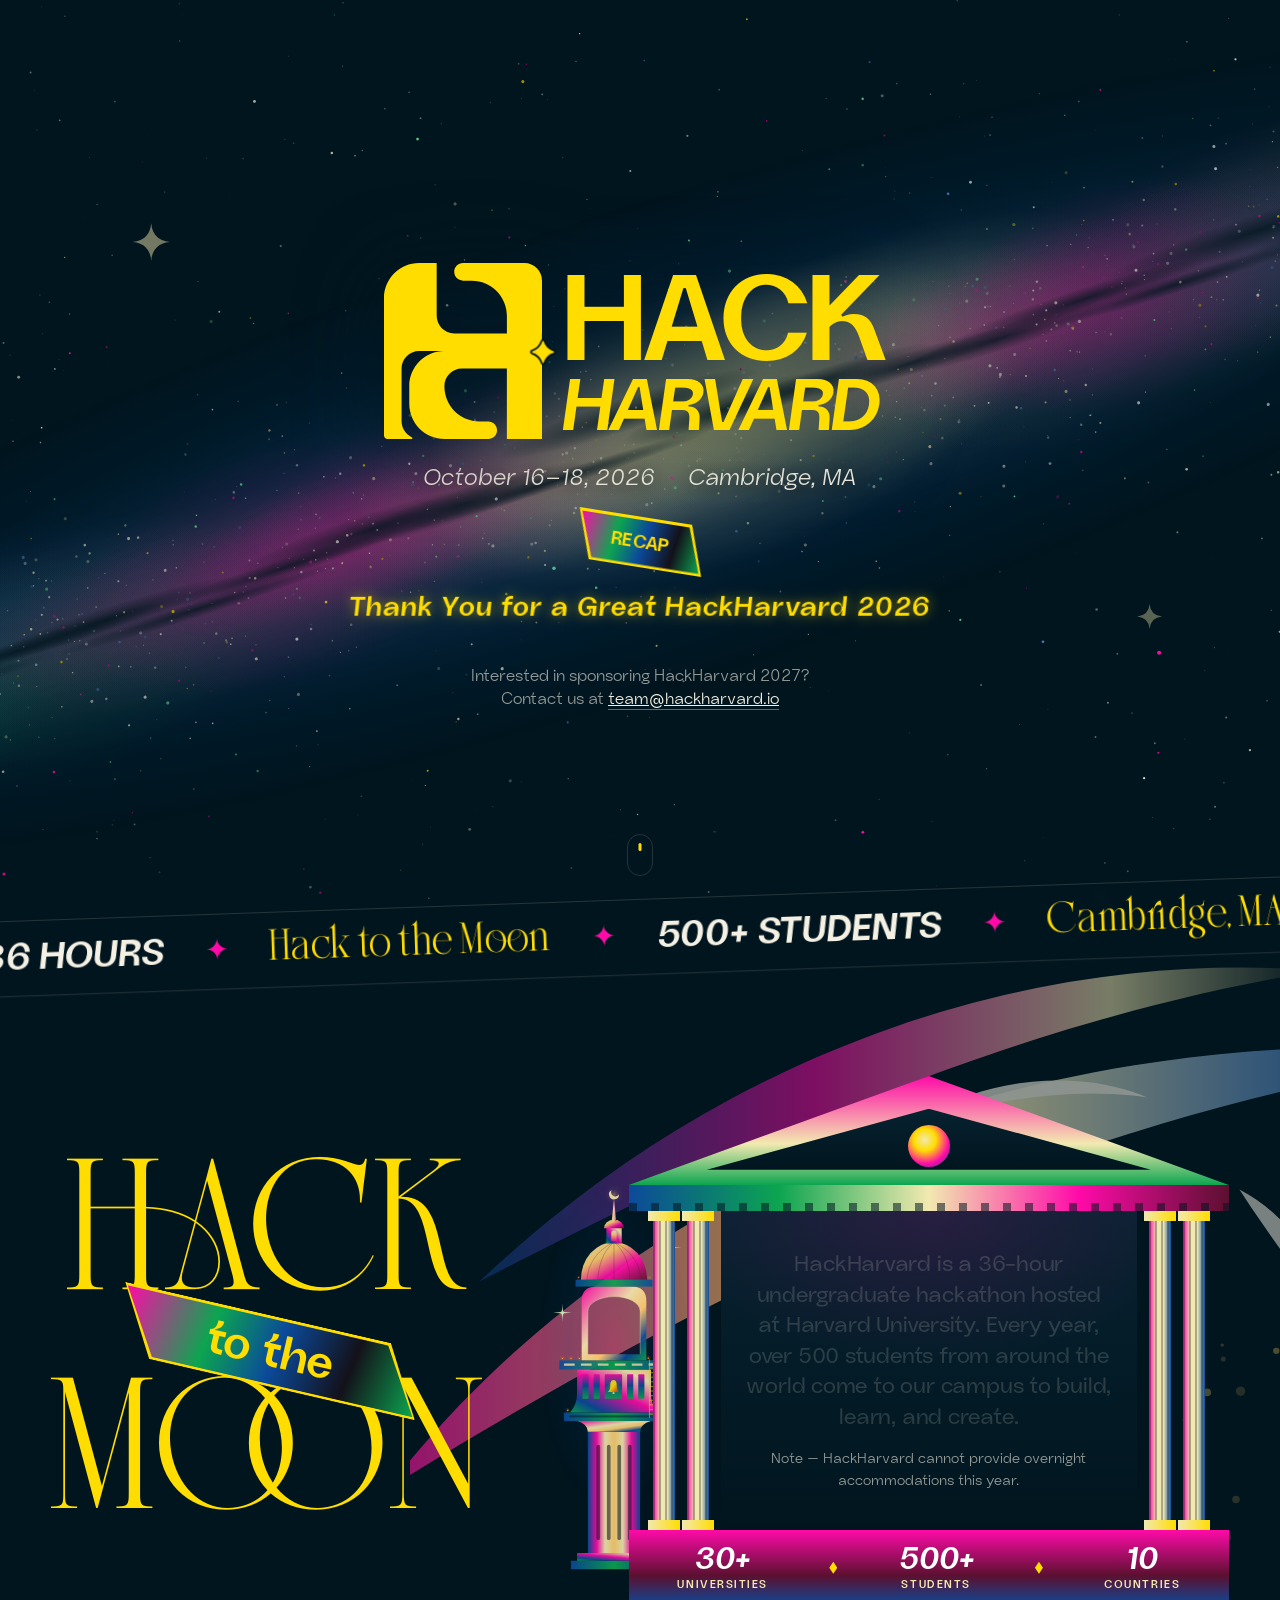
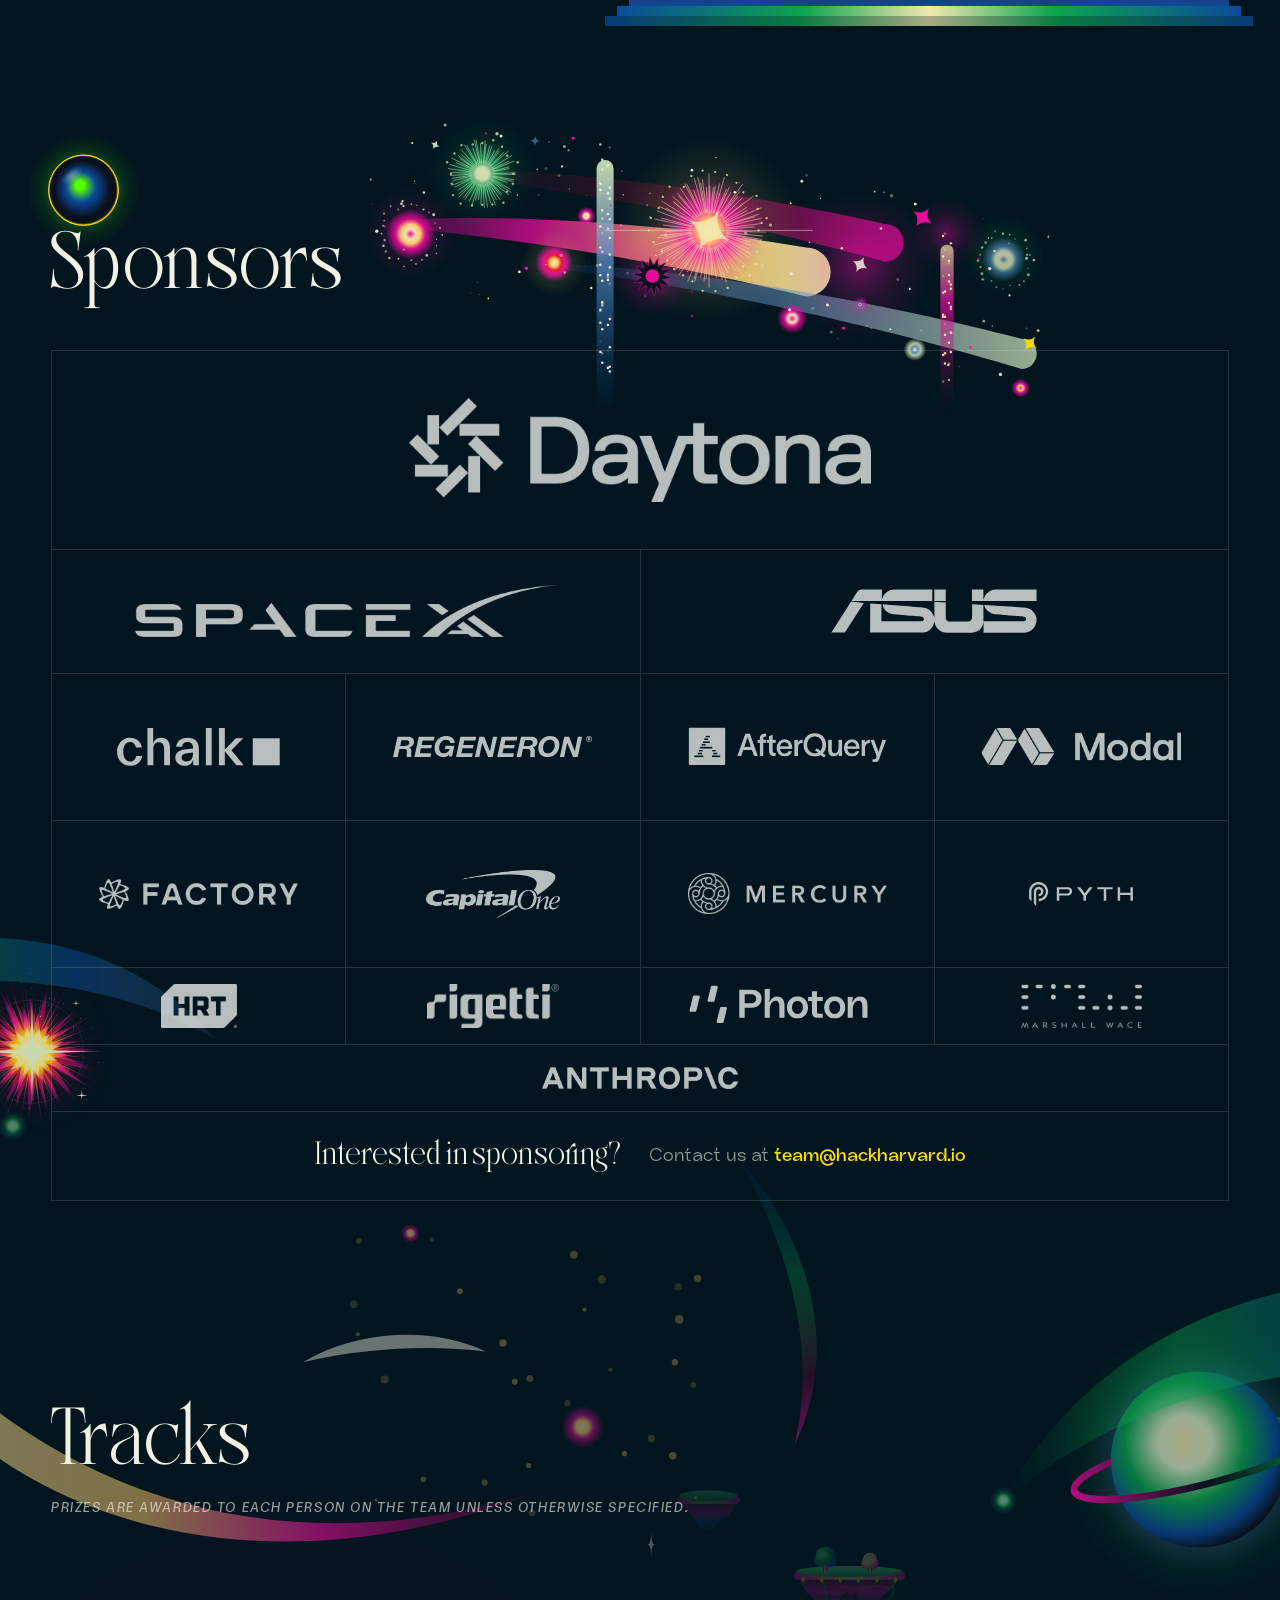
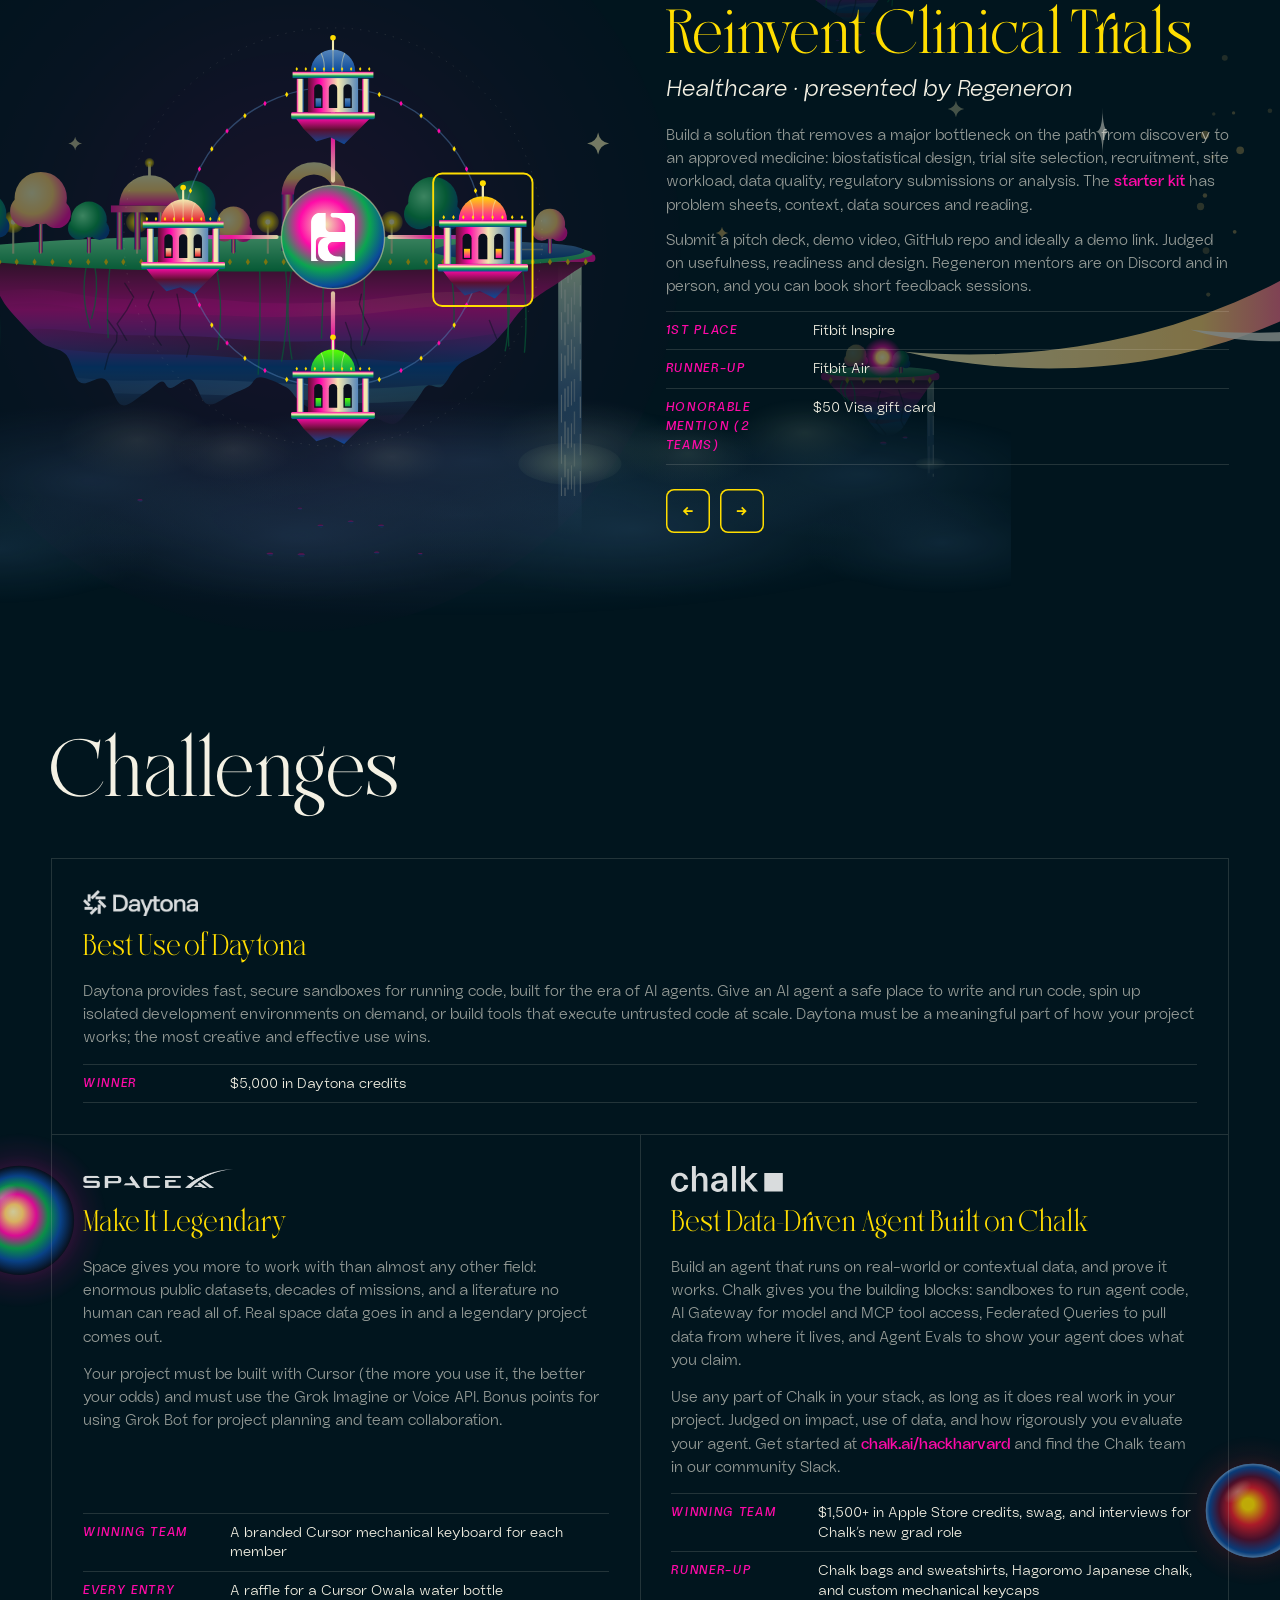
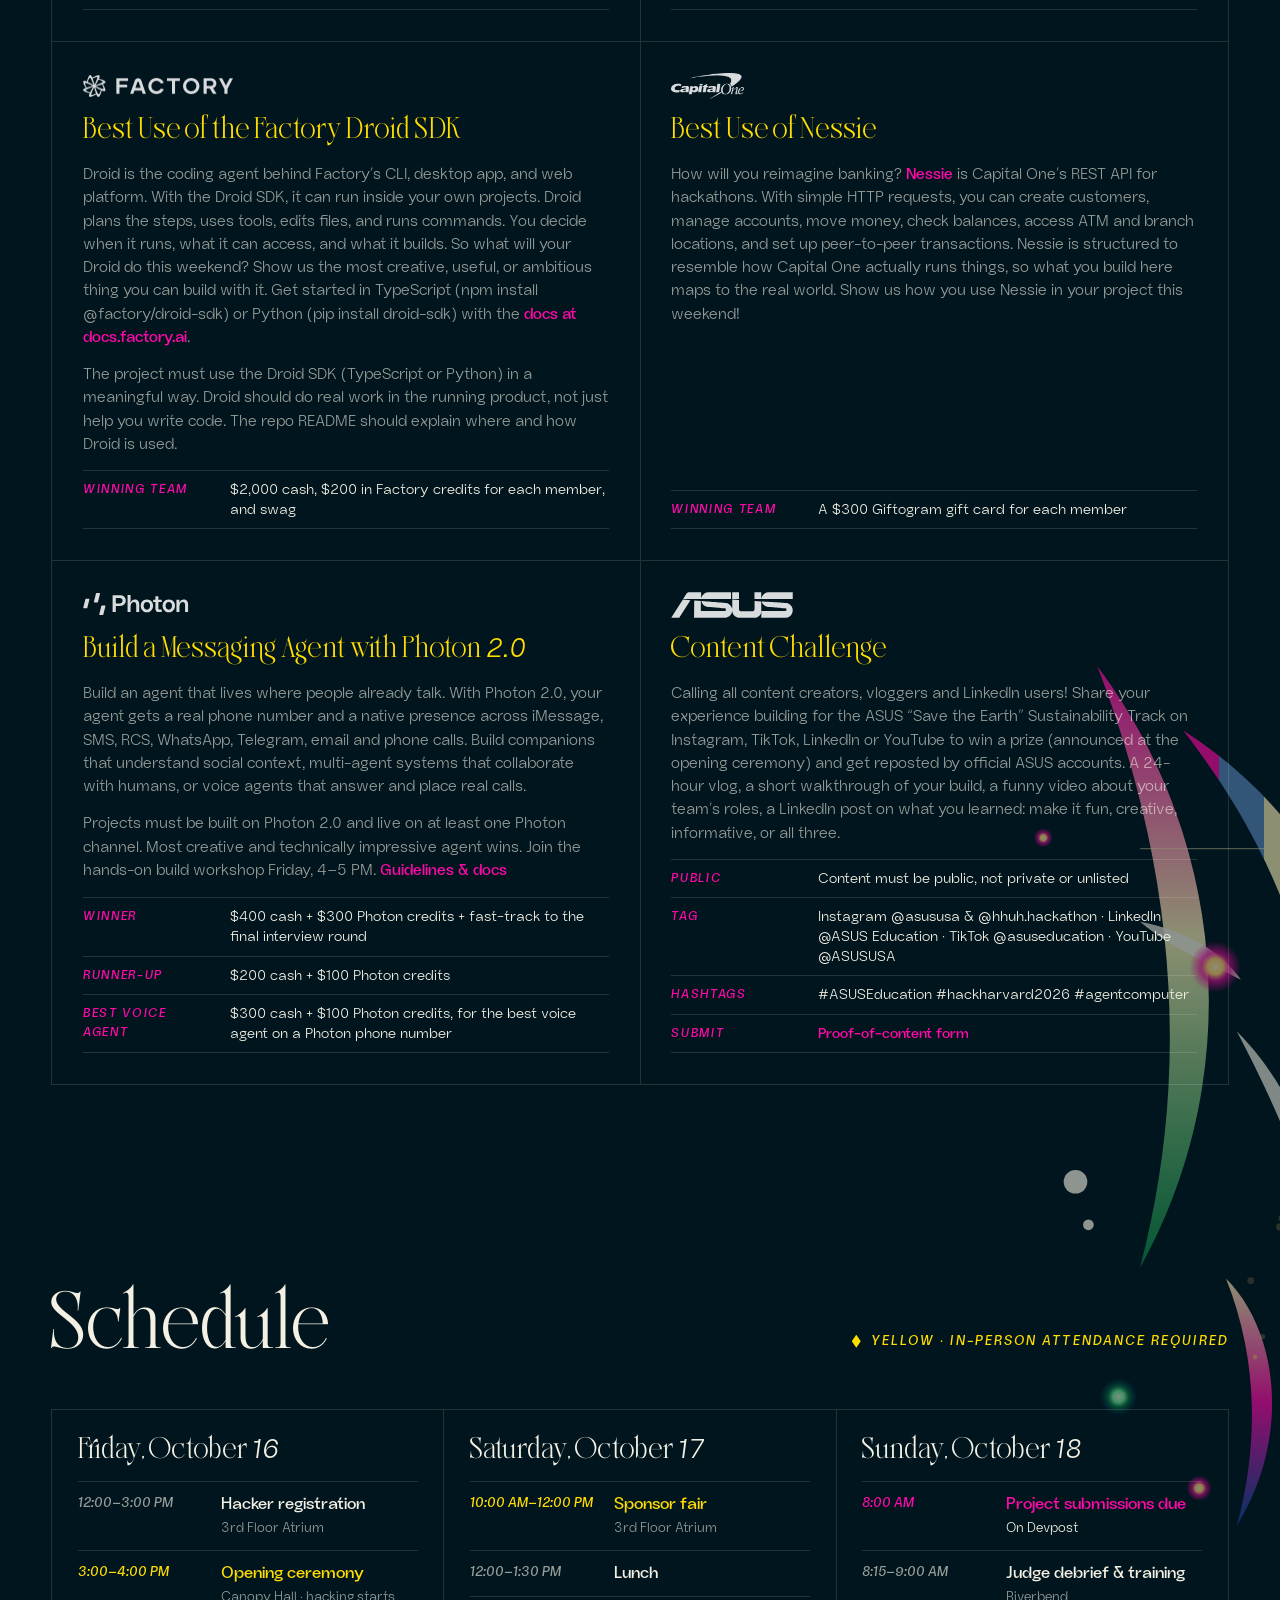
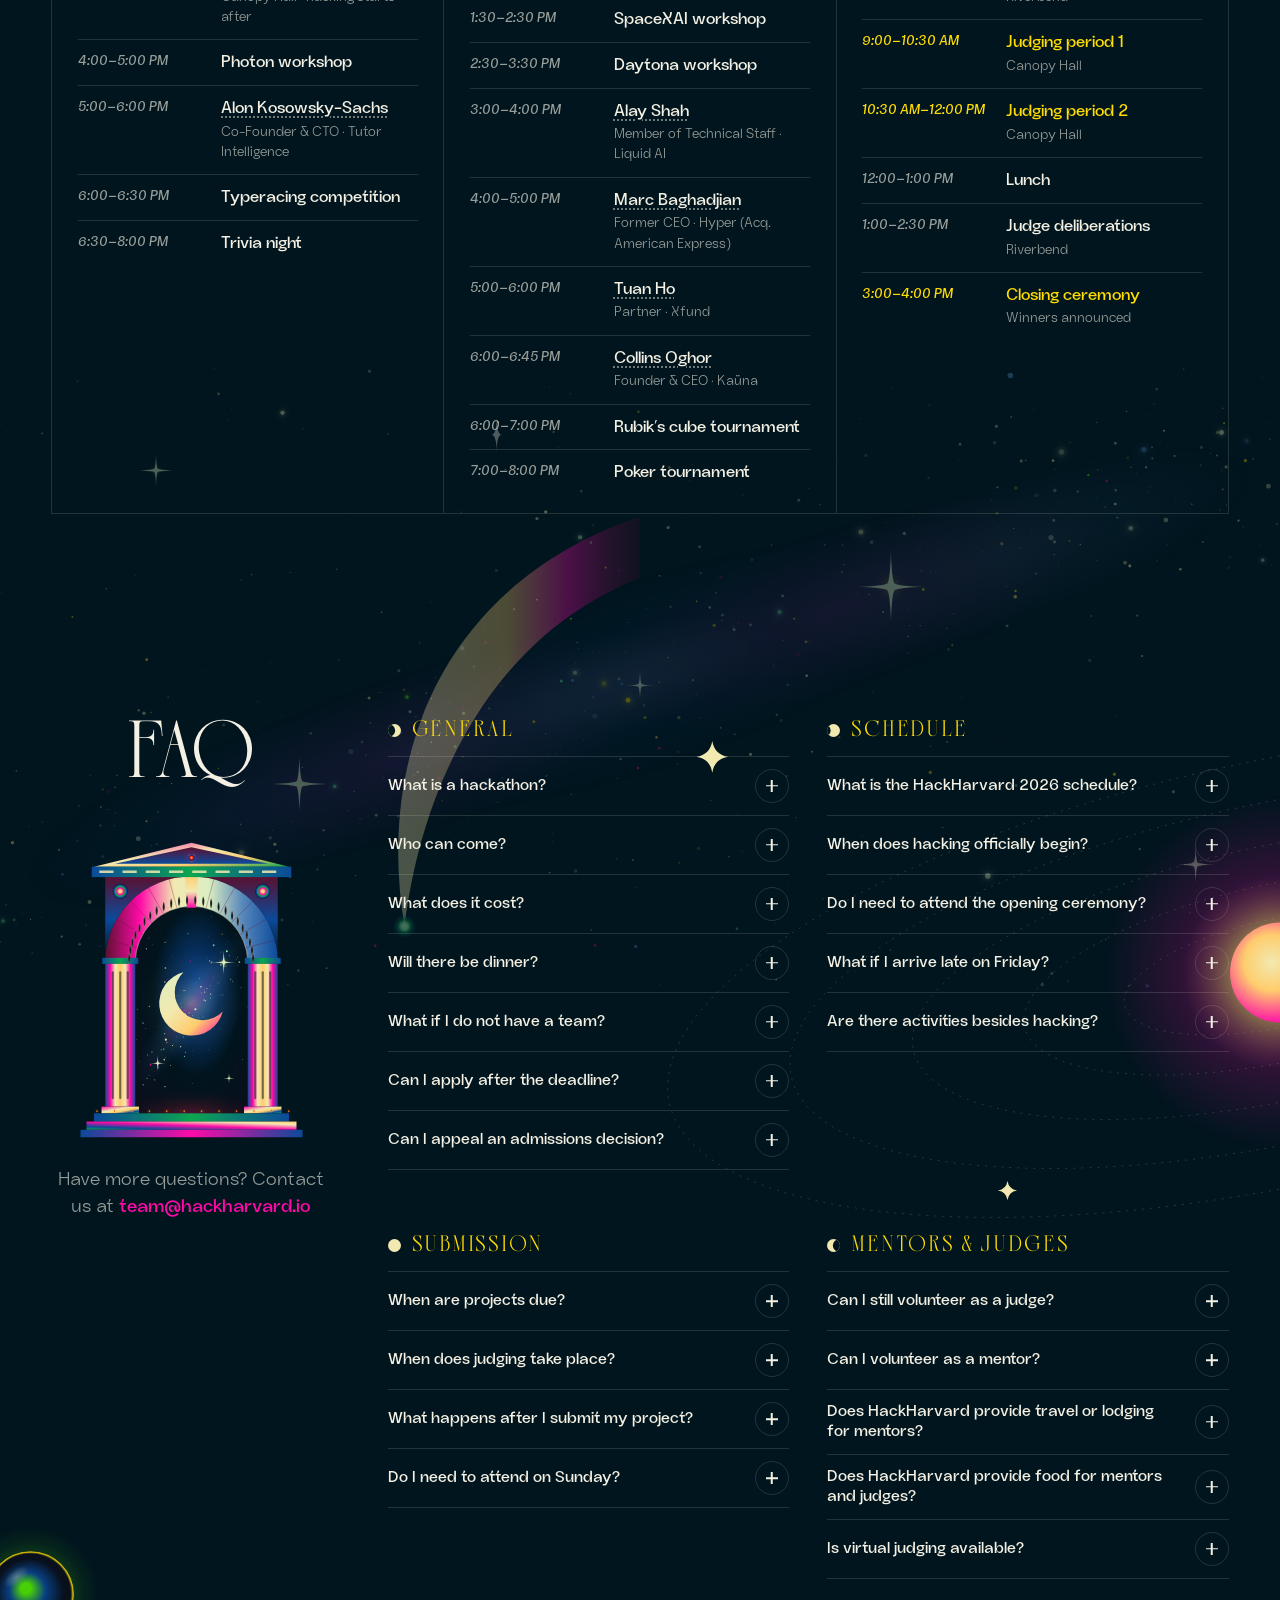
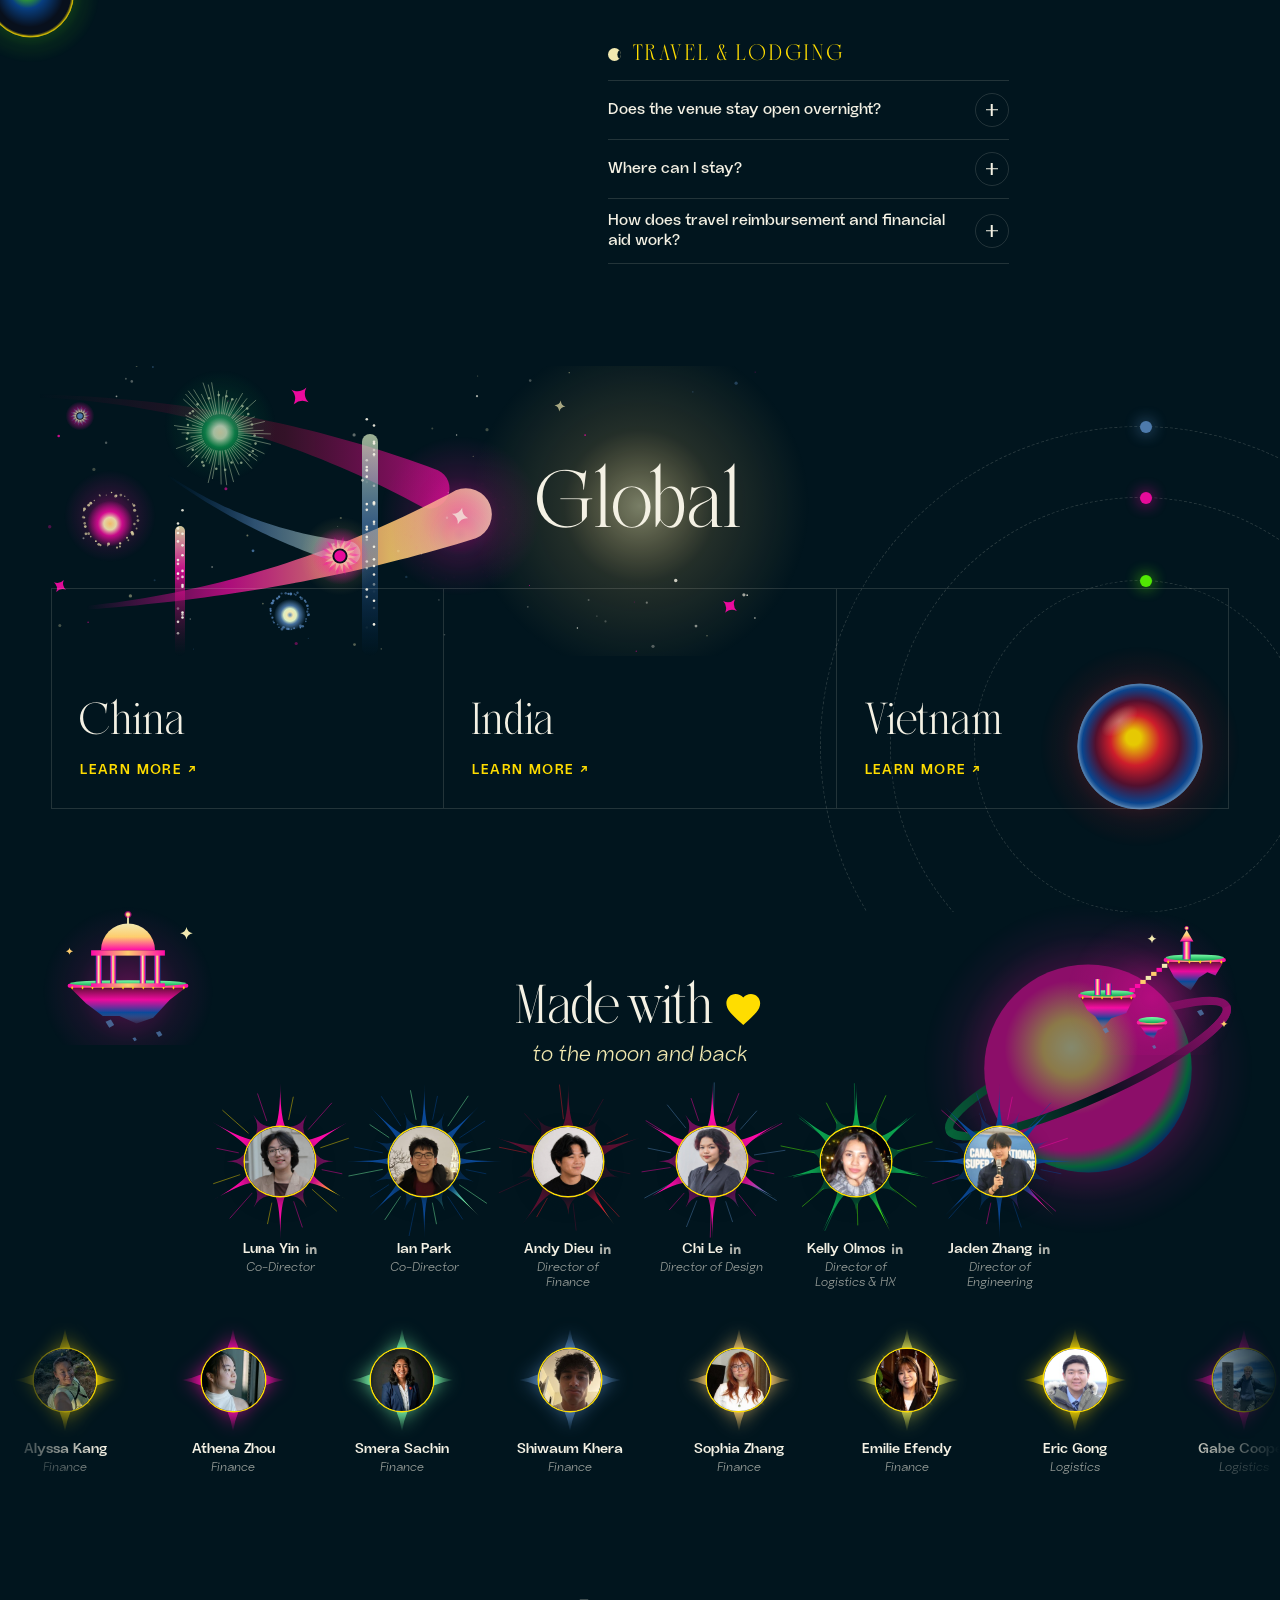
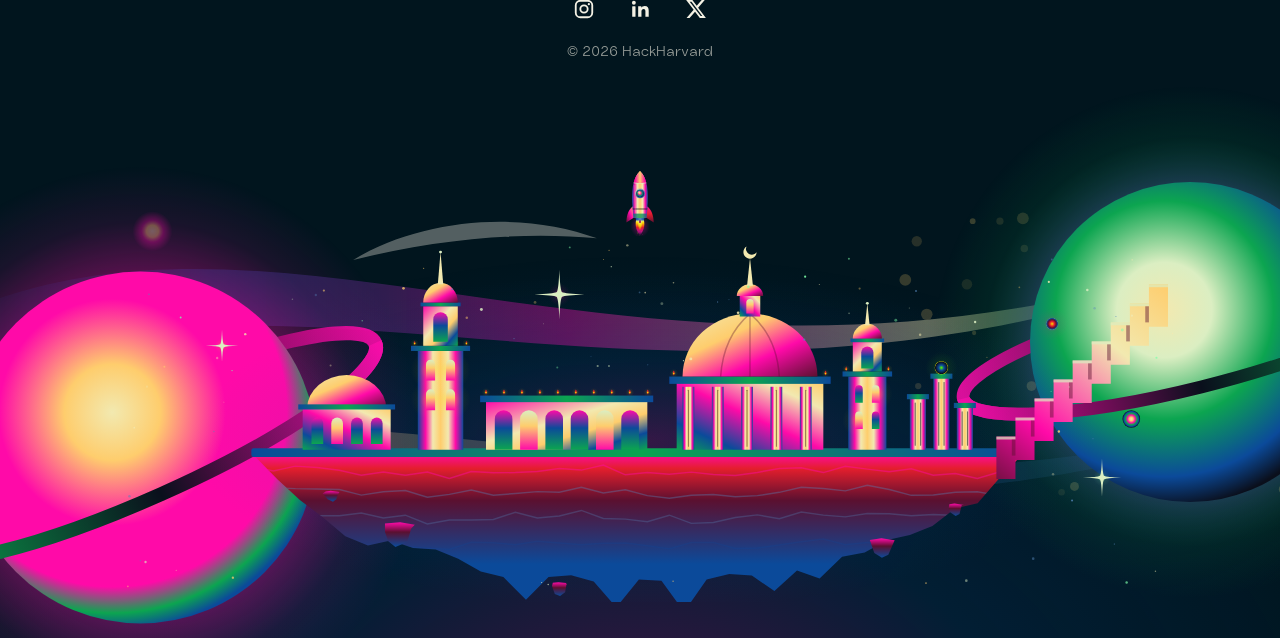
<file: index.html>
<!doctype html>
<html lang="en">
<head>
  <meta charset="utf-8" />
  <meta name="viewport" content="width=device-width, initial-scale=1" />
  <title>HackHarvard 2026 — Hack to the Moon</title>
  <meta name="description" content="HackHarvard is a 36-hour undergraduate hackathon hosted at Harvard University. October 16–18, 2026 · Cambridge, MA." />
  <meta name="theme-color" content="#01151e" />
  <meta property="og:title" content="HackHarvard 2026 — Hack to the Moon" />
  <meta property="og:description" content="A 36-hour undergraduate hackathon at Harvard University. October 16–18, 2026 · Cambridge, MA." />
  <meta property="og:image" content="assets/img/og-art.jpg" />
  <link rel="icon" type="image/png" sizes="32x32" href="assets/img/favicon-32.png?v=20261018a" />
  <link rel="apple-touch-icon" href="assets/img/apple-touch-icon.png?v=20261018a" />
  <link rel="preload" href="assets/fonts/Makcasa-Regular.woff2" as="font" type="font/woff2" crossorigin />
  <link rel="preload" href="assets/fonts/AVEstiana-Black.woff2" as="font" type="font/woff2" crossorigin />
  <link rel="preload" href="assets/fonts/AVEstiana-BlackOblique.woff2" as="font" type="font/woff2" crossorigin />
  <link rel="stylesheet" href="css/style.css?v=20261019h" />
</head>
<body class="is-loading">

  <!-- Preloader: beams draw and spin, a star becomes the supernova, moon phases fill, then a flash reveals the site -->
  <div class="loader" aria-hidden="true">
    <svg class="loader__art" viewBox="-420 -320 840 640" data-loader-art></svg>
    <div class="loader__flash"></div>
  </div>

  <canvas class="stars" aria-hidden="true"></canvas>

  <header class="nav">
    <nav class="nav__links" aria-label="Primary">
      <a href="#about">About</a>
      <a href="#sponsors">Sponsors</a>
      <a href="#tracks">Tracks</a>
      <a href="#challenges">Challenges</a>
      <a href="#schedule">Schedule</a>
      <a href="#faq">FAQ</a>
    </nav>
    <div class="nav__right">
      <nav class="nav__links" aria-label="More">
        <a href="#global">Global</a>
        <a href="#team">Team</a>
      </nav>
      <div class="phase" title="Scroll progress" aria-hidden="true"><span class="phase__shadow"></span></div>
      <a class="btn btn--small" href="https://portal.hackharvard.io">Portal</a>
      <button class="nav__burger" aria-label="Open menu" aria-expanded="false"><span></span><span></span></button>
    </div>
  </header>

  <div class="menu" aria-hidden="true">
    <a href="#about">About</a><a href="#sponsors">Sponsors</a><a href="#tracks">Tracks</a><a href="#challenges">Challenges</a><a href="#schedule">Schedule</a>
    <a href="#faq">FAQ</a><a href="#global">Global</a><a href="#team">Team</a>
    <a class="btn" href="https://portal.hackharvard.io">Portal</a>
  </div>

  <main id="top">

    <!-- ============ HERO ============ -->
    <section class="hero">
      <div class="hero__bg" aria-hidden="true">
        <img class="deco deco--milkyway" src="assets/svg/stardust-milkyway.svg" alt="" />
      </div>

      <div class="hero__copy">
        <!-- Main lockup: H mark (with the brand's sparkle star) + HACK / HARVARD (italic) -->
        <h1 class="lockup" aria-label="HackHarvard">
          <span class="lockup__markwrap">
            <span class="lockup__mark" aria-hidden="true"></span>
            <span class="spark" aria-hidden="true">
              <span class="spark__ring"></span>
              <svg viewBox="-50 -50 100 100">
                <g class="spark__star"><path class="spark__gap" d="M0 -21Q5 -5 21 0Q5 5 0 21Q-5 5 -21 0Q-5 -5 0 -21Z"/><path d="M0 -21Q5 -5 21 0Q5 5 0 21Q-5 5 -21 0Q-5 -5 0 -21Z"/></g>
                <path class="spark__glint" d="M0 -46Q1 -6 3 -3Q6 -1 46 0Q6 1 3 3Q1 6 0 46Q-1 6 -3 3Q-6 1 -46 0Q-6 -1 -3 -3Q-1 -6 0 -46Z"/>
              </svg>
            </span>
          </span>
          <span class="lockup__text">
            <span class="lockup__line"><span>HACK</span></span>
            <span class="lockup__line"><em>HARVARD</em></span>
          </span>
        </h1>
        <p class="hero__date">October 16–18, 2026 <span>·</span> Cambridge, MA</p>
        <div class="hero__cta">
          <a class="btn btn--hero" href="https://drive.google.com/drive/folders/15Vl_FBJRJU5_mGZ5SklmdEg5F_I2UQYF?usp=sharing" target="_blank" rel="noopener">Recap</a>
        </div>
        <p class="hero__thanks">Thank You for a Great HackHarvard 2026</p>
        <p class="hero__sponsor">Interested in sponsoring HackHarvard 2027?<br />Contact us at <a href="mailto:team@hackharvard.io">team@hackharvard.io</a></p>
      </div>

      <a class="scroll-hint" href="#about" aria-label="Scroll down"><span></span></a>
    </section>

    <!-- ============ MARQUEE ============ -->
    <div class="marquee-wrap" aria-hidden="true">
    <div class="marquee">
      <div class="marquee__track">
        <span>36 hours</span><i>✦</i><span class="serif">Hack to the Moon</span><i>✦</i><span>500+ students</span><i>✦</i>
        <span class="serif">Cambridge, MA</span><i>✦</i><span>10 countries</span><i>✦</i><span class="serif">Harvard University</span><i>✦</i><span>Oct 16–18</span><i>✦</i>
        <span>36 hours</span><i>✦</i><span class="serif">Hack to the Moon</span><i>✦</i><span>500+ students</span><i>✦</i>
        <span class="serif">Cambridge, MA</span><i>✦</i><span>10 countries</span><i>✦</i><span class="serif">Harvard University</span><i>✦</i><span>Oct 16–18</span><i>✦</i>
      </div>
    </div>
    </div>

    <!-- ============ ABOUT ============ -->
    <section class="section about" id="about">
      <img class="deco deco--ribbons deco--ribbons-sweep" data-depth=".06" src="assets/svg/ribbons-sweep.svg" alt="" aria-hidden="true" />
      <img class="deco deco--orb-about" data-depth="-.2" src="assets/svg/orb-secondary.svg" alt="" aria-hidden="true" />

      <!-- HACK to the MOON lockup (same component as the footer) -->
      <h2 class="moonlock reveal" aria-label="Hack to the Moon">
        <span class="moonlock__word" aria-hidden="true">HACK</span>
        <span class="moonlock__mid" aria-hidden="true">
          <span class="btn moonlock__tag">to the</span>
        </span>
        <span class="moonlock__word" aria-hidden="true">MOON</span>
      </h2>

      <!-- About copy set inside a utopian Greek temple standing on a podium -->
      <div class="temple reveal" style="--d:.15s">
        <!-- bell tower stands just left of the temple -->
        <div class="deco deco--tower" data-depth=".05" data-tower>
          <img src="assets/svg/utopia-tower.svg?v=20261018a" alt="" aria-hidden="true" />
          <output class="tower__wpm" aria-live="polite"><b></b><span>WPM</span><small></small></output>
          <button class="tower__bell" type="button" aria-label="Ring the bell to reset the typing test" tabindex="-1">
            <svg viewBox="176 346 48 58" aria-hidden="true"><defs><linearGradient id="bell-g" x1="0" y1="0" x2="1" y2="1"><stop offset="0" stop-color="var(--butter)"/><stop offset=".5" stop-color="var(--yellow)"/><stop offset="1" stop-color="var(--red)"/></linearGradient></defs>
              <path d="M200,350C190,350 188,362 188,374C188,384 184,390 180,394H220C216,390 212,384 212,374C212,362 210,350 200,350Z" fill="url(#bell-g)"/><circle cx="200" cy="398" r="4" fill="var(--butter)"/></svg>
          </button>
        </div>
        <div class="temple__pediment" aria-hidden="true"><span class="temple__orb"></span></div>
        <div class="temple__entablature" aria-hidden="true"></div>
        <div class="temple__body">
          <span class="temple__col" aria-hidden="true"></span>
          <span class="temple__col" aria-hidden="true"></span>
          <div class="temple__cella">
            <p class="scrub" data-scrub>HackHarvard is a 36-hour undergraduate hackathon hosted at Harvard University. Every year, over 500 students from around the world come to our campus to build, learn, and create.</p>
            <p class="temple__note">Note — HackHarvard cannot provide overnight accommodations this year.</p>
          </div>
          <span class="temple__col" aria-hidden="true"></span>
          <span class="temple__col" aria-hidden="true"></span>
        </div>
        <div class="temple__podium">
          <div class="stat"><b data-count="30" data-suffix="+">0</b><span>universities</span></div>
          <i aria-hidden="true"></i>
          <div class="stat"><b data-count="500" data-suffix="+">0</b><span>students</span></div>
          <i aria-hidden="true"></i>
          <div class="stat"><b data-count="10">0</b><span>countries</span></div>
        </div>
        <div class="temple__step" aria-hidden="true"></div>
        <div class="temple__step temple__step--2" aria-hidden="true"></div>
      </div>
    </section>

    <!-- ============ SPONSORS ============ -->
    <section class="section sponsors" id="sponsors">
      <img class="deco deco--ribbons deco--ribbons-arc" data-depth="-.05" src="assets/svg/ribbons-arc.svg" alt="" aria-hidden="true" />
      <img class="deco deco--planet-sponsors" data-depth="-.1" src="assets/svg/planet-tide.svg" alt="" aria-hidden="true" />
      <div class="sponsors__head">
        <h2 class="title reveal">Sponsors</h2>
        <!-- a comet garden of blooms, ray bursts and light pillars arcing down from the title, behind the logos -->
        <div class="sponsors__garden" aria-hidden="true"><img src="assets/svg/sponsors-garden.svg?v=20261006a" alt="" /></div>
      </div>
      <!-- Ordered by sponsorship level, highest first -->
      <div class="logo-grid">
        <!-- the supernova sits on the grid's left edge, on the line between AfterQuery and Mercury -->
        <img class="deco deco--nova" data-depth="-.12" src="assets/svg/explosion-supernova.svg" alt="" aria-hidden="true" />
        <a class="logo logo--diamond reveal" href="https://www.daytona.io" target="_blank" rel="noopener"><img src="assets/img/sponsors/daytona.png" alt="Daytona" loading="lazy" /></a>
        <a class="logo logo--feature reveal" href="https://x.ai/" target="_blank" rel="noopener"><img src="assets/img/sponsors/spacexai.png" alt="SpaceXAI" loading="lazy" /></a>
        <a class="logo logo--feature reveal" href="https://www.asus.com" target="_blank" rel="noopener"><img src="assets/img/sponsors/asus.svg" alt="ASUS" loading="lazy" style="max-height: 44px" /></a>
        <a class="logo reveal" href="https://chalk.ai" target="_blank" rel="noopener"><img src="assets/img/sponsors/chalk.svg" alt="Chalk" loading="lazy" style="max-height: 38px" /></a>
        <a class="logo reveal" href="https://www.regeneron.com" target="_blank" rel="noopener"><img src="assets/img/sponsors/regeneron.svg" alt="Regeneron" loading="lazy" /></a>
        <a class="logo reveal" href="https://www.afterquery.com" target="_blank" rel="noopener"><img src="assets/img/sponsors/afterquery.png" alt="AfterQuery" loading="lazy" /></a>
        <a class="logo reveal" href="https://modal.com" target="_blank" rel="noopener"><img src="assets/img/sponsors/modal.png" alt="Modal" loading="lazy" /></a>
        <a class="logo reveal" href="https://factory.com" target="_blank" rel="noopener"><img src="assets/img/sponsors/factory.png" alt="Factory" loading="lazy" /></a>
        <a class="logo reveal" href="https://www.capitalone.com" target="_blank" rel="noopener"><img src="assets/img/sponsors/capitalone.png" alt="Capital One" loading="lazy" /></a>
        <a class="logo reveal" href="https://mercury.com" target="_blank" rel="noopener"><img src="assets/img/sponsors/mercury.png" alt="Mercury" loading="lazy" /></a>
        <a class="logo reveal" href="https://www.pyth.network" target="_blank" rel="noopener"><img src="assets/img/sponsors/pyth.svg" alt="Pyth Network" loading="lazy" style="max-height: 36px" /></a>
        <a class="logo logo--strip reveal" href="https://www.hudsonrivertrading.com" target="_blank" rel="noopener"><img src="assets/img/sponsors/hrt.png" alt="Hudson River Trading" loading="lazy" /></a>
        <a class="logo logo--strip reveal" href="https://www.rigetti.com" target="_blank" rel="noopener"><img src="assets/img/sponsors/rigetti.png" alt="Rigetti Computing" loading="lazy" /></a>
        <a class="logo logo--strip reveal" href="https://photon.codes" target="_blank" rel="noopener"><img src="assets/img/sponsors/photon.svg" alt="Photon" loading="lazy" /></a>
        <a class="logo logo--strip reveal" href="https://www.mwam.com" target="_blank" rel="noopener"><img src="assets/img/sponsors/marshall.png" alt="Marshall Wace" loading="lazy" /></a>
        <a class="logo logo--last reveal" href="https://www.anthropic.com" target="_blank" rel="noopener"><img src="assets/img/sponsors/anthropic.png" alt="Anthropic" loading="lazy" /></a>
        <div class="sponsor-cta reveal">
          <p class="sponsor-cta__q">Interested in sponsoring?</p>
          <a class="sponsor-cta__link" href="mailto:team@hackharvard.io?subject=Sponsoring%20HackHarvard%202026">
            Contact us at <span class="sponsor-cta__mail">team@hackharvard.io</span>
          </a>
        </div>
      </div>
    </section>

    <!-- ============ TRACKS ============ -->
    <section class="section tracks" id="tracks">
      <!-- a floating park (gazebo, moon arch, lamp-lit paths, a pond spilling into a waterfall) behind the wheel -->
      <img class="deco deco--park" data-depth=".05" src="assets/svg/tracks-park.svg" alt="" aria-hidden="true" />
      <img class="deco deco--ribbons deco--ribbons-orbit" data-depth=".05" src="assets/svg/ribbons-orbit.svg" alt="" aria-hidden="true" />
      <img class="deco deco--orb-tracks" data-depth="-.25" src="assets/svg/orb-main.svg" alt="" aria-hidden="true" />
      <h2 class="title reveal">Tracks</h2>
      <p class="tracks__note reveal">Prizes are awarded to each person on the team unless otherwise specified.</p>

      <div class="sat-wrap reveal">
        <div class="sat" data-satellite>
          <svg class="sat__svg" viewBox="-330 -330 660 660" role="group" aria-label="Track station — select a pavilion">
            <defs>
              <!-- banded, iridescent fills borrowed from the utopia arch / skyline art -->
              <linearGradient id="uBand" x1="0" x2="0" y1="0" y2="1">
                <stop offset="0" stop-color="#ff0aa8"/><stop offset=".35" stop-color="#f2e9b0"/><stop offset=".65" stop-color="#0ca550"/><stop offset="1" stop-color="#0b4a9a"/>
              </linearGradient>
              <linearGradient id="uCol" x1="0" x2="1">
                <stop offset="0" stop-color="#ff0aa8"/><stop offset=".3" stop-color="#f2e9b0"/><stop offset=".7" stop-color="#f2e9b0"/><stop offset="1" stop-color="#0b4a9a"/>
              </linearGradient>
              <linearGradient id="uBody" x1="0" x2="1">
                <stop offset="0" stop-color="#5b1030"/><stop offset=".25" stop-color="#ff0aa8"/><stop offset=".6" stop-color="#f2e9b0"/><stop offset="1" stop-color="#5686bb"/>
              </linearGradient>
              <linearGradient id="uRock" x1="0" x2="0" y1="0" y2="1">
                <stop offset="0" stop-color="#ff0aa8"/><stop offset=".45" stop-color="#5b1030"/><stop offset="1" stop-color="#0b4a9a"/>
              </linearGradient>
              <linearGradient id="uSpoke" x1="0" x2="1">
                <stop offset="0" stop-color="#f2e9b0"/><stop offset=".5" stop-color="#ff0aa8"/><stop offset="1" stop-color="#5686bb"/>
              </linearGradient>
              <radialGradient id="uCore" cx=".42" cy=".38" r=".7">
                <stop offset="0" stop-color="#f2e9b0"/><stop offset=".35" stop-color="#ff0aa8"/><stop offset=".62" stop-color="#0ca550"/><stop offset=".85" stop-color="#0b4a9a"/><stop offset="1" stop-color="#01151e"/>
              </radialGradient>
              <linearGradient id="m0" x1="0" x2="0" y1="0" y2="1"><stop offset="0" stop-color="#ffdd00"/><stop offset="1" stop-color="#ff0aa8"/></linearGradient>
              <linearGradient id="m1" x1="0" x2="0" y1="0" y2="1"><stop offset="0" stop-color="#5aff00"/><stop offset="1" stop-color="#0ca550"/></linearGradient>
              <linearGradient id="m2" x1="0" x2="0" y1="0" y2="1"><stop offset="0" stop-color="#f2e9b0"/><stop offset="1" stop-color="#e41e2d"/></linearGradient>
              <linearGradient id="m3" x1="0" x2="0" y1="0" y2="1"><stop offset="0" stop-color="#5686bb"/><stop offset="1" stop-color="#0b4a9a"/></linearGradient>
              <linearGradient id="m4" x1="0" x2="0" y1="0" y2="1"><stop offset="0" stop-color="#7dffaa"/><stop offset="1" stop-color="#0ca550"/></linearGradient>
              <mask id="satLogo" maskContentUnits="userSpaceOnUse">
                <image href="assets/img/h-mark.svg" x="-31.5" y="-35" width="63" height="70" />
              </mask>
            </defs>
            <circle class="sat__orbit" r="300"/>
            <!-- spokes + ring rotate; pavilions ride the ring and stay upright -->
            <g class="sat__rig" data-rig></g>
            <g class="sat__core">
              <circle r="74" fill="url(#uCore)"/>
              <circle r="74" fill="none" stroke="#f2e9b0" stroke-opacity=".5" stroke-width="2"/>
              <rect x="-40" y="-40" width="80" height="80" fill="#ffffff" mask="url(#satLogo)"/>
            </g>
            <g data-mods></g>
          </svg>
        </div>

        <div class="sat-info" aria-live="polite">
          <h3 class="sat-info__title" data-track-title>Reinvent Clinical Trials</h3>
          <p class="sat-info__name" data-track-name>Healthcare · presented by Regeneron</p>
          <div class="sat-info__body" data-track-body></div>
          <div class="sat-info__nav">
            <button class="btn btn--outline btn--icon" data-track-prev aria-label="Previous track">←</button>
            <button class="btn btn--outline btn--icon" data-track-next aria-label="Next track">→</button>
          </div>
        </div>
      </div>
    </section>

    <!-- ============ CHALLENGES ============ -->
    <section class="section challenges" id="challenges">
      <img class="deco deco--orb-challenges" data-depth="-.15" src="assets/svg/orb-full.svg" alt="" aria-hidden="true" />
      <h2 class="title reveal">Challenges</h2>
      <div class="chal">
        <article class="chal__card chal__card--wide reveal">
          <img class="chal__logo" src="assets/img/sponsors/daytona.png" alt="Daytona" loading="lazy" />
          <h3>Best Use of Daytona</h3>
          <p>Daytona provides fast, secure sandboxes for running code, built for the era of AI agents. Give an AI agent a safe place to write and run code, spin up isolated development environments on demand, or build tools that execute untrusted code at scale. Daytona must be a meaningful part of how your project works; the most creative and effective use wins.</p>
          <ul class="prizes"><li><b>Winner</b><span>$5,000 in Daytona credits</span></li></ul>
        </article>
        <article class="chal__card reveal">
          <img class="chal__logo" src="assets/img/sponsors/spacexai.png" alt="SpaceXAI" loading="lazy" />
          <h3>Make It Legendary</h3>
          <p>Space gives you more to work with than almost any other field: enormous public datasets, decades of missions, and a literature no human can read all of. Real space data goes in and a legendary project comes out.</p>
          <p>Your project must be built with Cursor (the more you use it, the better your odds) and must use the Grok Imagine or Voice API. Bonus points for using Grok Bot for project planning and team collaboration.</p>
          <ul class="prizes">
            <li><b>Winning team</b><span>A branded Cursor mechanical keyboard for each member</span></li>
            <li><b>Every entry</b><span>A raffle for a Cursor Owala water bottle</span></li>
          </ul>
        </article>
        <article class="chal__card reveal">
          <img class="chal__logo" src="assets/img/sponsors/chalk.svg" alt="Chalk" loading="lazy" />
          <h3>Best Data-Driven Agent Built on Chalk</h3>
          <p>Build an agent that runs on real-world or contextual data, and prove it works. Chalk gives you the building blocks: sandboxes to run agent code, AI Gateway for model and MCP tool access, Federated Queries to pull data from where it lives, and Agent Evals to show your agent does what you claim.</p>
          <p>Use any part of Chalk in your stack, as long as it does real work in your project. Judged on impact, use of data, and how rigorously you evaluate your agent. Get started at <a href="https://chalk.ai/hackharvard" target="_blank" rel="noopener">chalk.ai/hackharvard</a> and find the Chalk team in our community Slack.</p>
          <ul class="prizes">
            <li><b>Winning team</b><span>$1,500+ in Apple Store credits, swag, and interviews for Chalk’s new grad role</span></li>
            <li><b>Runner-up</b><span>Chalk bags and sweatshirts, Hagoromo Japanese chalk, and custom mechanical keycaps</span></li>
          </ul>
        </article>
        <article class="chal__card reveal">
          <img class="chal__logo" src="assets/img/sponsors/factory.png" alt="Factory" loading="lazy" />
          <h3>Best Use of the Factory Droid SDK</h3>
          <p>Droid is the coding agent behind Factory’s CLI, desktop app, and web platform. With the Droid SDK, it can run inside your own projects. Droid plans the steps, uses tools, edits files, and runs commands. You decide when it runs, what it can access, and what it builds. So what will your Droid do this weekend? Show us the most creative, useful, or ambitious thing you can build with it. Get started in TypeScript (npm install @factory/droid-sdk) or Python (pip install droid-sdk) with the <a href="https://docs.factory.ai" target="_blank" rel="noopener">docs at docs.factory.ai</a>.</p>
          <p>The project must use the Droid SDK (TypeScript or Python) in a meaningful way. Droid should do real work in the running product, not just help you write code. The repo README should explain where and how Droid is used.</p>
          <ul class="prizes"><li><b>Winning team</b><span>$2,000 cash, $200 in Factory credits for each member, and swag</span></li></ul>
        </article>
        <article class="chal__card reveal">
          <img class="chal__logo" src="assets/img/sponsors/capitalone.png" alt="Capital One" loading="lazy" />
          <h3>Best Use of Nessie</h3>
          <p>How will you reimagine banking? <a href="https://nessieisreal.com/" target="_blank" rel="noopener">Nessie</a> is Capital One’s REST API for hackathons. With simple HTTP requests, you can create customers, manage accounts, move money, check balances, access ATM and branch locations, and set up peer-to-peer transactions. Nessie is structured to resemble how Capital One actually runs things, so what you build here maps to the real world. Show us how you use Nessie in your project this weekend!</p>
          <ul class="prizes"><li><b>Winning team</b><span>A $300 Giftogram gift card for each member</span></li></ul>
        </article>
        <article class="chal__card reveal">
          <img class="chal__logo" src="assets/img/sponsors/photon.svg" alt="Photon" loading="lazy" />
          <h3>Build a Messaging Agent with Photon <span>2.0</span></h3>
          <p>Build an agent that lives where people already talk. With Photon 2.0, your agent gets a real phone number and a native presence across iMessage, SMS, RCS, WhatsApp, Telegram, email and phone calls. Build companions that understand social context, multi-agent systems that collaborate with humans, or voice agents that answer and place real calls.</p>
          <p>Projects must be built on Photon 2.0 and live on at least one Photon channel. Most creative and technically impressive agent wins. Join the hands-on build workshop Friday, 4–5 PM. <a href="https://somethingreat.notion.site/Hackathon-Guidelines-for-Photon-2-0-3f8e443f36bb81f9893fed0d08a4c01d" target="_blank" rel="noopener">Guidelines &amp; docs</a></p>
          <ul class="prizes">
            <li><b>Winner</b><span>$400 cash + $300 Photon credits + fast-track to the final interview round</span></li>
            <li><b>Runner-up</b><span>$200 cash + $100 Photon credits</span></li>
            <li><b>Best voice agent</b><span>$300 cash + $100 Photon credits, for the best voice agent on a Photon phone number</span></li>
          </ul>
        </article>
        <article class="chal__card reveal">
          <img class="chal__logo" src="assets/img/sponsors/asus.svg" alt="ASUS" loading="lazy" />
          <h3>Content Challenge</h3>
          <p>Calling all content creators, vloggers and LinkedIn users! Share your experience building for the ASUS “Save the Earth” Sustainability Track on Instagram, TikTok, LinkedIn or YouTube to win a prize (announced at the opening ceremony) and get reposted by official ASUS accounts. A 24-hour vlog, a short walkthrough of your build, a funny video about your team’s roles, a LinkedIn post on what you learned: make it fun, creative, informative, or all three.</p>
          <ul class="chal__reqs">
            <li><b>Public</b><span>Content must be public, not private or unlisted</span></li>
            <li><b>Tag</b><span>Instagram @asususa &amp; @hhuh.hackathon · LinkedIn @ASUS Education · TikTok @asuseducation · YouTube @ASUSUSA</span></li>
            <li><b>Hashtags</b><span>#ASUSEducation #hackharvard2026 #agentcomputer</span></li>
            <li><b>Submit</b><span><a href="https://forms.cloud.microsoft/r/ALeANFVf7C?origin=lprLink" target="_blank" rel="noopener">Proof-of-content form</a></span></li>
          </ul>
        </article>
      </div>
    </section>

    <!-- ============ SCHEDULE ============ -->
    <section class="section schedule" id="schedule">
      <img class="deco deco--ribbons deco--ribbons-cascade" data-depth=".08" src="assets/svg/ribbons-cascade.svg" alt="" aria-hidden="true" />
      <img class="deco deco--orb-schedule" data-depth="-.18" src="assets/svg/orb-secondary.svg" alt="" aria-hidden="true" />
      <div class="schedule__head">
        <h2 class="title reveal">Schedule</h2>
        <p class="schedule__legend reveal"><i aria-hidden="true"></i>Yellow · in-person attendance required</p>
      </div>
      <div class="sched">
      <div class="sched__day reveal">
        <h3>Friday, October <span>16</span></h3>
        <ol>
          <li><time>12:00–3:00 PM</time><div><b>Hacker registration</b><span>3rd Floor Atrium</span></div></li>
          <li class="is-key"><time>3:00–4:00 PM</time><div><b>Opening ceremony</b><span>Canopy Hall · hacking starts after</span></div></li>
          <li><time>4:00–5:00 PM</time><div><b>Photon workshop</b></div></li>
          <li><time>5:00–6:00 PM</time><div><b><a href="https://www.linkedin.com/in/alon-kosowsky-sachs" target="_blank" rel="noopener">Alon Kosowsky-Sachs</a></b><span>Co-Founder &amp; CTO · Tutor Intelligence</span></div></li>
          <li><time>6:00–6:30 PM</time><div><b>Typeracing competition</b></div></li>
          <li><time>6:30–8:00 PM</time><div><b>Trivia night</b></div></li>
        </ol>
      </div>
      <div class="sched__day reveal">
        <h3>Saturday, October <span>17</span></h3>
        <ol>
          <li class="is-key"><time>10:00 AM–12:00 PM</time><div><b>Sponsor fair</b><span>3rd Floor Atrium</span></div></li>
          <li><time>12:00–1:30 PM</time><div><b>Lunch</b></div></li>
          <li><time>1:30–2:30 PM</time><div><b>SpaceXAI workshop</b></div></li>
          <li><time>2:30–3:30 PM</time><div><b>Daytona workshop</b></div></li>
          <li><time>3:00–4:00 PM</time><div><b><a href="https://www.linkedin.com/in/alayrshah" target="_blank" rel="noopener">Alay Shah</a></b><span>Member of Technical Staff · Liquid AI</span></div></li>
          <li><time>4:00–5:00 PM</time><div><b><a href="https://www.linkedin.com/in/marcbaghadjian" target="_blank" rel="noopener">Marc Baghadjian</a></b><span>Former CEO · Hyper (Acq. American Express)</span></div></li>
          <li><time>5:00–6:00 PM</time><div><b><a href="https://www.linkedin.com/in/hotuan" target="_blank" rel="noopener">Tuan Ho</a></b><span>Partner · Xfund</span></div></li>
          <li><time>6:00–6:45 PM</time><div><b><a href="https://www.linkedin.com/in/collinsoghor" target="_blank" rel="noopener">Collins Oghor</a></b><span>Founder &amp; CEO · Kaüna</span></div></li>
          <li><time>6:00–7:00 PM</time><div><b>Rubik’s cube tournament</b></div></li>
          <li><time>7:00–8:00 PM</time><div><b>Poker tournament</b></div></li>
        </ol>
      </div>
      <div class="sched__day reveal">
        <h3>Sunday, October <span>18</span></h3>
        <ol>
          <li class="is-due"><time>8:00 AM</time><div><b>Project submissions due</b><span>On Devpost</span></div></li>
          <li><time>8:15–9:00 AM</time><div><b>Judge debrief &amp; training</b><span>Riverbend</span></div></li>
          <li class="is-key"><time>9:00–10:30 AM</time><div><b>Judging period 1</b><span>Canopy Hall</span></div></li>
          <li class="is-key"><time>10:30 AM–12:00 PM</time><div><b>Judging period 2</b><span>Canopy Hall</span></div></li>
          <li><time>12:00–1:00 PM</time><div><b>Lunch</b></div></li>
          <li><time>1:00–2:30 PM</time><div><b>Judge deliberations</b><span>Riverbend</span></div></li>
          <li class="is-key"><time>3:00–4:00 PM</time><div><b>Closing ceremony</b><span>Winners announced</span></div></li>
        </ol>
      </div>
      </div>
    </section>

    <!-- ============ FAQ ============ -->
    <section class="section faq" id="faq">
      <img class="deco deco--stardust" data-depth=".05" src="assets/svg/stardust-field.svg" alt="" aria-hidden="true" />
      <!-- A big solar system drifting behind the questions: planets orbit on tilted ellipses (each counter-spins to stay round once flattened) -->
      <svg class="deco sol" data-depth=".04" viewBox="-310 -130 620 260" aria-hidden="true">
        <defs><radialGradient id="sol-halo"><stop offset="0" style="stop-color:var(--cream);stop-opacity:0.9"/><stop offset="0.25" style="stop-color:var(--butter);stop-opacity:0.55"/><stop offset="0.55" style="stop-color:var(--magenta);stop-opacity:0.18"/><stop offset="1" style="stop-color:var(--magenta);stop-opacity:0"/></radialGradient><radialGradient id="sol-sun" cx=".42" cy=".4" r=".62"><stop offset="0" style="stop-color:var(--cream)"/><stop offset="0.45" style="stop-color:var(--butter)"/><stop offset="1" style="stop-color:var(--magenta)"/></radialGradient><linearGradient id="sol-ring" x1="0" x2="1"><stop offset="0" style="stop-color:var(--green)"/><stop offset="0.5" style="stop-color:var(--ink)"/><stop offset="1" style="stop-color:var(--magenta)"/></linearGradient><radialGradient id="sol-p0" cx=".38" cy=".38" r=".7"><stop offset="0" style="stop-color:var(--cream)"/><stop offset="0.5" style="stop-color:var(--magenta)"/><stop offset="1" style="stop-color:var(--wine)"/></radialGradient><radialGradient id="sol-p1" cx=".38" cy=".38" r=".7"><stop offset="0" style="stop-color:var(--glow)"/><stop offset="0.5" style="stop-color:var(--green)"/><stop offset="1" style="stop-color:var(--blue)"/></radialGradient><radialGradient id="sol-p2" cx=".38" cy=".38" r=".7"><stop offset="0" style="stop-color:var(--cream)"/><stop offset="0.5" style="stop-color:var(--butter)"/><stop offset="1" style="stop-color:var(--magenta)"/></radialGradient><radialGradient id="sol-p3" cx=".38" cy=".38" r=".7"><stop offset="0" style="stop-color:var(--glow)"/><stop offset="0.5" style="stop-color:var(--blue-l)"/><stop offset="1" style="stop-color:var(--blue)"/></radialGradient><radialGradient id="sol-p4" cx=".38" cy=".38" r=".7"><stop offset="0" style="stop-color:var(--cream)"/><stop offset="0.5" style="stop-color:var(--mint)"/><stop offset="1" style="stop-color:var(--green)"/></radialGradient></defs>
        <path class="sol__spark" d="M0 -7Q1 -1 7 0Q1 1 0 7Q-1 1 -7 0Q-1 -1 0 -7Z" transform="translate(-250 -95) scale(1)" style="--d:0s"/><path class="sol__spark" d="M0 -7Q1 -1 7 0Q1 1 0 7Q-1 1 -7 0Q-1 -1 0 -7Z" transform="translate(232 -104) scale(0.7)" style="--d:-1.2s"/><path class="sol__spark" d="M0 -7Q1 -1 7 0Q1 1 0 7Q-1 1 -7 0Q-1 -1 0 -7Z" transform="translate(-120 96) scale(0.6)" style="--d:-2.1s"/><path class="sol__spark" d="M0 -7Q1 -1 7 0Q1 1 0 7Q-1 1 -7 0Q-1 -1 0 -7Z" transform="translate(286 62) scale(0.9)" style="--d:-0.6s"/><path class="sol__spark" d="M0 -7Q1 -1 7 0Q1 1 0 7Q-1 1 -7 0Q-1 -1 0 -7Z" transform="translate(40 -118) scale(0.5)" style="--d:-1.7s"/>
        <g transform="rotate(-12)"><g transform="scale(1 0.34)"><circle class="sol__orbit" r="70"/><circle class="sol__orbit" r="115"/><circle class="sol__orbit" r="165"/><circle class="sol__orbit" r="220"/><circle class="sol__orbit" r="275"/></g></g>
        <circle class="sol__halo" r="78" fill="url(#sol-halo)"/>
        <circle class="sol__sun" r="22" fill="url(#sol-sun)"/>
        <g transform="rotate(-12)"><g transform="scale(1 0.34)"><g class="sol__spin" style="--t:9s;--d:-0.0s"><g transform="translate(70 0)"><g class="sol__keep"><ellipse rx="6" ry="17.65" fill="url(#sol-p0)"/></g></g></g><g class="sol__spin" style="--t:15s;--d:-5.55s"><g transform="translate(115 0)"><g class="sol__keep"><ellipse rx="9" ry="26.47" fill="url(#sol-p1)"/></g></g></g><g class="sol__spin" style="--t:24s;--d:-17.76s"><g transform="translate(165 0)"><g class="sol__keep"><ellipse rx="26.400000000000002" ry="17.65" fill="none" stroke="url(#sol-ring)" stroke-width="2.4"/><ellipse rx="12" ry="35.29" fill="url(#sol-p2)"/></g></g></g><g class="sol__spin" style="--t:34s;--d:-3.74s"><g transform="translate(220 0)"><g class="sol__keep"><ellipse rx="8" ry="23.53" fill="url(#sol-p3)"/></g></g></g><g class="sol__spin" style="--t:48s;--d:-23.04s"><g transform="translate(275 0)"><g class="sol__keep"><ellipse rx="5" ry="14.71" fill="url(#sol-p4)"/></g></g></g></g></g>
      </svg>
      <img class="deco deco--ribbons deco--ribbons-veil" data-depth=".06" src="assets/svg/ribbons-veil.svg" alt="" aria-hidden="true" />
      <img class="deco deco--planet-faq" data-depth="-.12" src="assets/svg/planet-rose.svg" alt="" aria-hidden="true" />
      <div class="faq__aside">
        <h2 class="title reveal">FAQ</h2>
        <div class="gate" data-gate aria-hidden="true">
          <img class="deco deco--gate" src="assets/svg/utopia-arch-gate.svg" alt="" />
          <svg class="gate__lamps" viewBox="0 0 600 800"></svg>
        </div>
        <p class="faq__contact">Have more questions? Contact us at <a href="mailto:team@hackharvard.io">team@hackharvard.io</a></p>
      </div>
      <!-- grouped by topic; each label carries one step of a moon-phase sequence -->
      <div class="faq__list">
        <div class="faq__group" role="group" aria-labelledby="faq-general">
          <h3 class="faq__label" id="faq-general"><span class="faq__phase" style="--x:-45%" aria-hidden="true"></span>General</h3>
        <details class="reveal"><summary>What is a hackathon?<i></i></summary>
          <div><p>A weekend-long building sprint where students team up to make software, hardware, art, tools, and experiments from scratch.</p></div></details>
        <details class="reveal"><summary>Who can come?<i></i></summary>
          <div><p>HackHarvard is open to undergraduate students. Teams can include students from different schools and experience levels.</p></div></details>
        <details class="reveal"><summary>What does it cost?<i></i></summary>
          <div><p>The event is free for accepted hackers, including lunch, workshops, mentorship, and event programming. Lunch is available in limited quantities on a first-come, first-served basis for hackers at the venue, so we also recommend exploring the restaurants in Harvard Square and Allston.</p></div></details>
        <details class="reveal"><summary>Will there be dinner?<i></i></summary>
          <div><p>Dinner will not be served at the venue due to various limitations and restrictions, and because hackers are not required to be at the venue during mealtimes. Lunch is provided in limited quantities to support hackers on-site during the daytime programming, and we order carefully to avoid food waste. We highly recommend exploring the restaurants Harvard Square and Allston have to offer.</p></div></details>
        <details class="reveal"><summary>What if I do not have a team?<i></i></summary>
          <div><p>You can form a team at the event. There will be time and space to meet other hackers before building begins.</p></div></details>
        <details class="reveal"><summary>Can I apply after the deadline?<i></i></summary>
          <div><p>Applications are closed. Late applications and requests to take another participant’s place are not guaranteed and will only be considered if space becomes available.</p></div></details>
        <details class="reveal"><summary>Can I appeal an admissions decision?<i></i></summary>
          <div><p>Applicants may contact the HackHarvard team with a substantive reason for reconsideration. Appeals are reviewed individually and do not guarantee admission.</p></div></details>
        </div>
        <div class="faq__group" role="group" aria-labelledby="faq-schedule">
          <h3 class="faq__label" id="faq-schedule"><span class="faq__phase" style="--x:-72%" aria-hidden="true"></span>Schedule</h3>
        <details class="reveal"><summary>What is the HackHarvard 2026 schedule?<i></i></summary>
          <div><p>See the full <a href="#schedule">schedule</a> for every talk, workshop and activity, Friday through Sunday.</p></div></details>
        <details class="reveal"><summary>When does hacking officially begin?<i></i></summary>
          <div><p>Hacking officially begins after the opening ceremony at approximately 4:00 PM on Friday, October 16.</p></div></details>
        <details class="reveal"><summary>Do I need to attend the opening ceremony?<i></i></summary>
          <div><p>The opening ceremony takes place Friday from 3:00–4:00 PM. We strongly encourage all hackers to attend so they do not miss important event information.</p></div></details>
        <details class="reveal"><summary>What if I arrive late on Friday?<i></i></summary>
          <div><p>Please contact the HackHarvard team as soon as possible if you expect to miss the 12:00–3:00 PM registration window. Late arrival may affect your ability to participate.</p></div></details>
        <details class="reveal"><summary>Are there activities besides hacking?<i></i></summary>
          <div><p>Yes. HackHarvard includes talks, workshops, sponsor activities, mentorship, and other programming. Friday evening features a Photon workshop, a talk from Tutor Intelligence CTO Alon Kosowsky-Sachs, a typeracing competition and trivia night with prizes. Saturday includes a sponsor fair in the morning, workshops from SpaceX AI and Daytona, talks on AI, startups, venture capital, and healthcare, and a Rubik’s cube tournament and poker tournament in the evening.</p></div></details>
        </div>
        <div class="faq__group" role="group" aria-labelledby="faq-submission">
          <h3 class="faq__label" id="faq-submission"><span class="faq__phase" style="--x:101%" aria-hidden="true"></span>Submission</h3>
        <details class="reveal"><summary>When are projects due?<i></i></summary>
          <div><p>All projects must be submitted on Devpost by 8:00 AM on Sunday, October 18.</p></div></details>
        <details class="reveal"><summary>When does judging take place?<i></i></summary>
          <div><p>Judging takes place from 9:00 AM–12:00 PM on Sunday, October 18. Judges will complete training and debriefing from 8:00–9:00 AM.</p></div></details>
        <details class="reveal"><summary>What happens after I submit my project?<i></i></summary>
          <div><p>After submissions close at 8:00 AM, judges evaluate projects from 9:00 AM–12:00 PM. Judges deliberate from 1:00–2:30 PM, and winners are announced during the closing ceremony.</p></div></details>
        <details class="reveal"><summary>Do I need to attend on Sunday?<i></i></summary>
          <div><p>Yes. Hackers need to be at the venue for judging (9:00 AM–12:00 PM) to demo their projects to judges, and for the closing ceremony (3:00–4:00 PM), where winners are announced.</p></div></details>
        </div>
        <div class="faq__group" role="group" aria-labelledby="faq-mentors">
          <h3 class="faq__label" id="faq-mentors"><span class="faq__phase" style="--x:45%" aria-hidden="true"></span>Mentors &amp; judges</h3>
        <details class="reveal"><summary>Can I still volunteer as a judge?<i></i></summary>
          <div><p>The judge panel is currently full. Mentor opportunities may still be available.</p></div></details>
        <details class="reveal"><summary>Can I volunteer as a mentor?<i></i></summary>
          <div><p>Yes. Mentors may come and go during Friday and Saturday. The busiest building periods are generally Friday from 4:00–8:00 PM and Saturday from 12:00–8:00 PM.</p></div></details>
        <details class="reveal"><summary>Does HackHarvard provide travel or lodging for mentors?<i></i></summary>
          <div><p>HackHarvard does not currently provide travel reimbursement or lodging for mentors.</p></div></details>
        <details class="reveal"><summary>Does HackHarvard provide food for mentors and judges?<i></i></summary>
          <div><p>No. Our priority is providing lunch for hackers. We recommend exploring Harvard Square and Allston and the restaurants they have to offer, and we’re happy to give recommendations!</p></div></details>
        <details class="reveal"><summary>Is virtual judging available?<i></i></summary>
          <div><p>No. Judging for HackHarvard 2026 will take place in person.</p></div></details>
        </div>
        <div class="faq__group" role="group" aria-labelledby="faq-travel">
          <h3 class="faq__label" id="faq-travel"><span class="faq__phase" style="--x:72%" aria-hidden="true"></span>Travel &amp; lodging</h3>
        <details class="reveal"><summary>Does the venue stay open overnight?<i></i></summary>
          <div><p>No. The venue closes overnight, and overnight stays are not permitted. Participants must arrange their own accommodations and return the following day. Daily re-check-in is not required.</p></div></details>
        <details class="reveal"><summary>Where can I stay?<i></i></summary>
          <div><p>Participants are responsible for arranging their own accommodations for the duration of HackHarvard. While we are not able to offer housing this year, we encourage attendees to explore nearby hotels, hostels, or short-term rentals.</p></div></details>
        <details class="reveal"><summary>How does travel reimbursement and financial aid work?<i></i></summary>
          <div><p>Travel reimbursement and financial aid are limited and are not guaranteed. Selected participants will receive separate communication with information about eligibility, amounts, covered expenses, and next steps. Participants should not assume funding will be available unless they receive confirmation.</p></div></details>
        </div>
      </div>
    </section>

    <!-- ============ GLOBAL ============ -->
    <section class="section global" id="global">
      <img class="deco deco--ribbons deco--ribbons-drift" data-depth="-.05" src="assets/svg/ribbons-drift.svg" alt="" aria-hidden="true" />
      <div class="orbit" aria-hidden="true">
        <img class="orbit__core" src="assets/svg/orb-full.svg" alt="" />
        <div class="orbit__ring r1"><span></span></div>
        <div class="orbit__ring r2"><span></span></div>
        <div class="orbit__ring r3"><span></span></div>
      </div>
      <img class="deco deco--comet" data-depth=".15" src="assets/svg/stardust-comet-trail.svg" alt="" aria-hidden="true" />
      <svg class="constellation" viewBox="0 0 400 400" aria-hidden="true" data-constellation></svg>
      <div class="global__head">
        <h2 class="title reveal">Global</h2>
        <div class="global__garden" aria-hidden="true"><img src="assets/svg/global-garden.svg?v=20261006b" alt="" /></div>
      </div>
      <div class="sites">
        <a class="site reveal" href="https://hhuh.io/china">
          <h3>China</h3>
          <b>Learn more ↗</b>
        </a>
        <a class="site reveal" style="--d:.1s" href="https://hhuh.io/india">
          <h3>India</h3>
          <b>Learn more ↗</b>
        </a>
        <a class="site reveal" style="--d:.2s" href="https://hhuh.io/vietnam">
          <h3>Vietnam</h3>
          <b>Learn more ↗</b>
        </a>
      </div>
    </section>

    <!-- ============ TEAM ============ -->
    <section class="section team" id="team">
      <!-- two floating islands flank the heading -->
      <img class="deco deco--island deco--island-dome" src="assets/svg/island-dome.svg" alt="" aria-hidden="true" />
      <img class="deco deco--island deco--island-steps" src="assets/svg/island-steps.svg" alt="" aria-hidden="true" />
      <img class="deco deco--ribbons deco--ribbons-wave" data-depth="-.04" src="assets/svg/ribbons-wave.svg" alt="" aria-hidden="true" />
      <h2 class="title team__title reveal">Made with
        <svg class="heart" viewBox="0 0 24 24" role="img" aria-label="love">
          <path d="M12 21.35l-1.45-1.32C5.4 15.36 2 12.28 2 8.5 2 5.42 4.42 3 7.5 3c1.74 0 3.41.81 4.5 2.09C13.09 3.81 14.76 3 16.5 3 19.58 3 22 5.42 22 8.5c0 3.78-3.4 6.86-8.55 11.54L12 21.35z"/>
        </svg>
      </h2>
      <p class="team__sub reveal">to the moon and back</p>
    </section>
    <!-- Team planets: built in js/main.js from the TEAM list (placeholders for now) -->
    <div class="team__rows" data-team aria-label="The HackHarvard 2026 team"></div>

    <!-- ============ FOOTER ============ -->
    <footer class="footer">
      <div class="footer__bar">
        <nav class="footer__social" aria-label="Social">
          <a href="https://www.instagram.com/hhuh.hackathon/" target="_blank" rel="noopener" aria-label="Instagram"><svg viewBox="0 0 24 24" aria-hidden="true"><rect x="3" y="3" width="18" height="18" rx="5" fill="none" stroke="currentColor" stroke-width="2"/><circle cx="12" cy="12" r="4" fill="none" stroke="currentColor" stroke-width="2"/><circle cx="17.3" cy="6.7" r="1.2"/></svg></a>
          <a href="https://www.linkedin.com/company/hackharvard/" target="_blank" rel="noopener" aria-label="LinkedIn"><svg viewBox="0 0 24 24" aria-hidden="true"><rect x="3.5" y="9" width="3.6" height="11.5" rx=".6"/><circle cx="5.3" cy="5.2" r="2.1"/><path d="M10 9h3.4v1.7c.6-1.1 2-2 3.8-2 3.1 0 4.3 2 4.3 5.1v6.7h-3.6v-6c0-1.5-.4-2.6-1.9-2.6-1.6 0-2.4 1.1-2.4 2.6v6H10z"/></svg></a>
          <a href="https://x.com/Hack_Harvard" target="_blank" rel="noopener" aria-label="X"><svg viewBox="0 0 24 24" aria-hidden="true"><path d="M18.244 2.25h3.308l-7.227 8.26 8.502 11.24H16.17l-5.214-6.817L4.99 21.75H1.68l7.73-8.835L1.254 2.25H8.08l4.713 6.231zm-1.161 17.52h1.833L7.084 4.126H5.117z"/></svg></a>
        </nav>
        <span>© 2026 HackHarvard</span>
      </div>
      <button class="rocket" aria-label="Back to top" title="Back to top">
        <img src="assets/svg/rocket.svg" alt="" />
      </button>
      <img class="deco deco--planet deco--planet-l" src="assets/svg/planet-rose.svg" alt="" aria-hidden="true" />
      <img class="deco deco--planet deco--planet-r" src="assets/svg/planet-tide.svg" alt="" aria-hidden="true" />
      <img class="deco deco--skyline" src="assets/svg/utopia-skyline.svg" alt="" aria-hidden="true" />
    </footer>
  </main>

  <script src="js/main.js?v=20261019h" defer></script>
  <script src="js/egg.js?v=20261018a" defer></script>
</body>
</html>
</file>
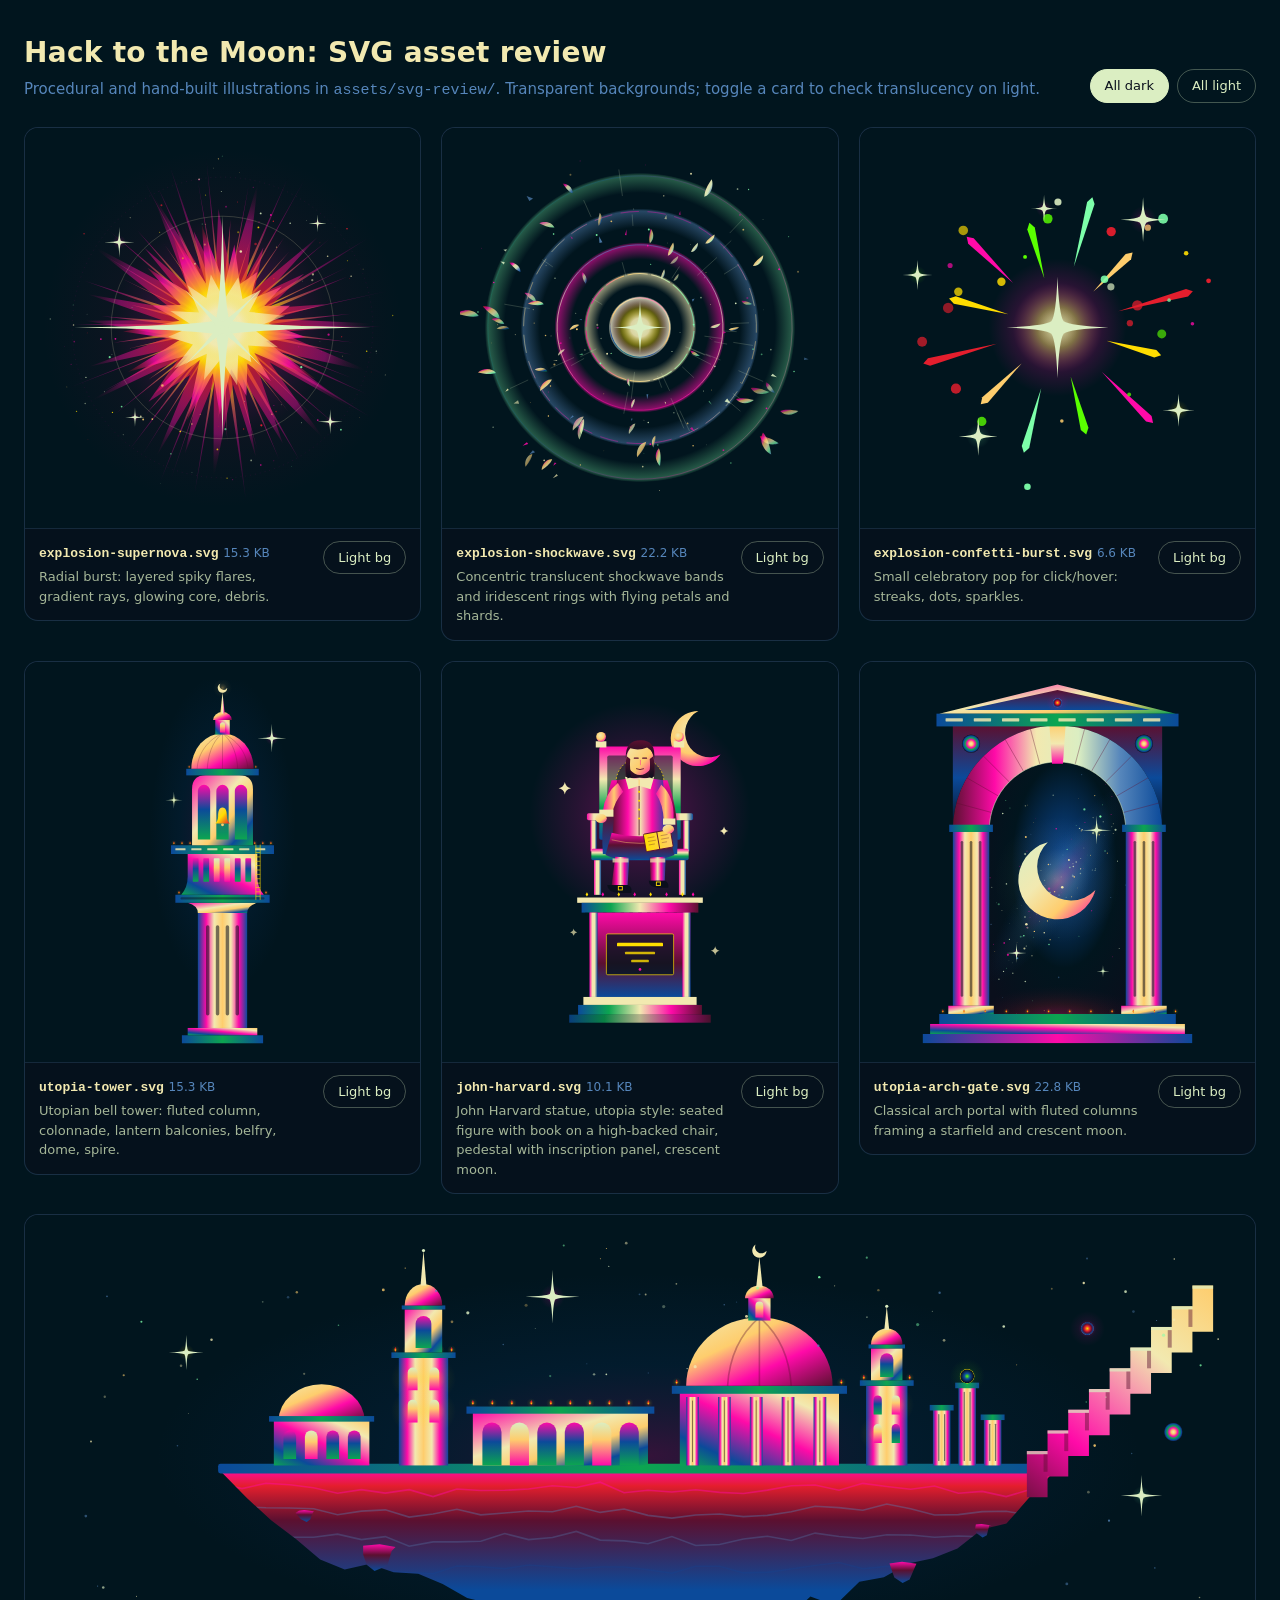
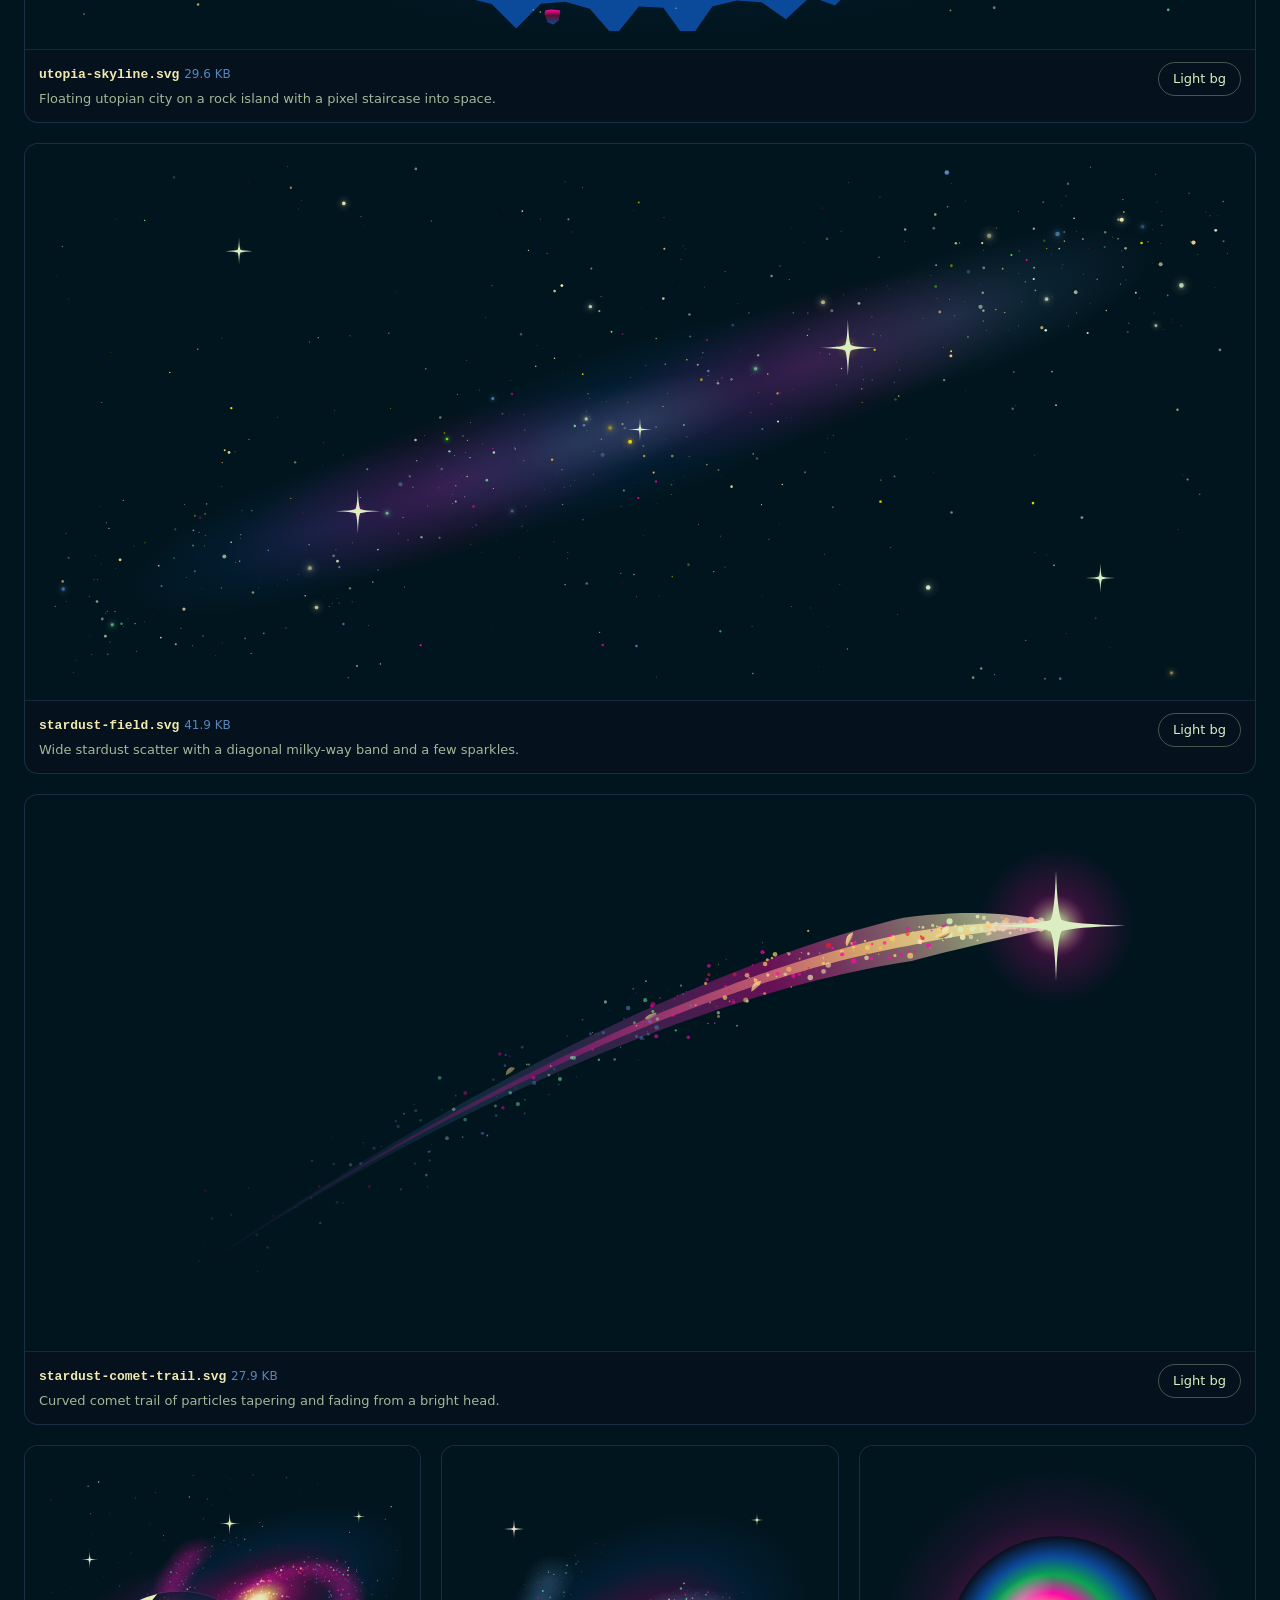
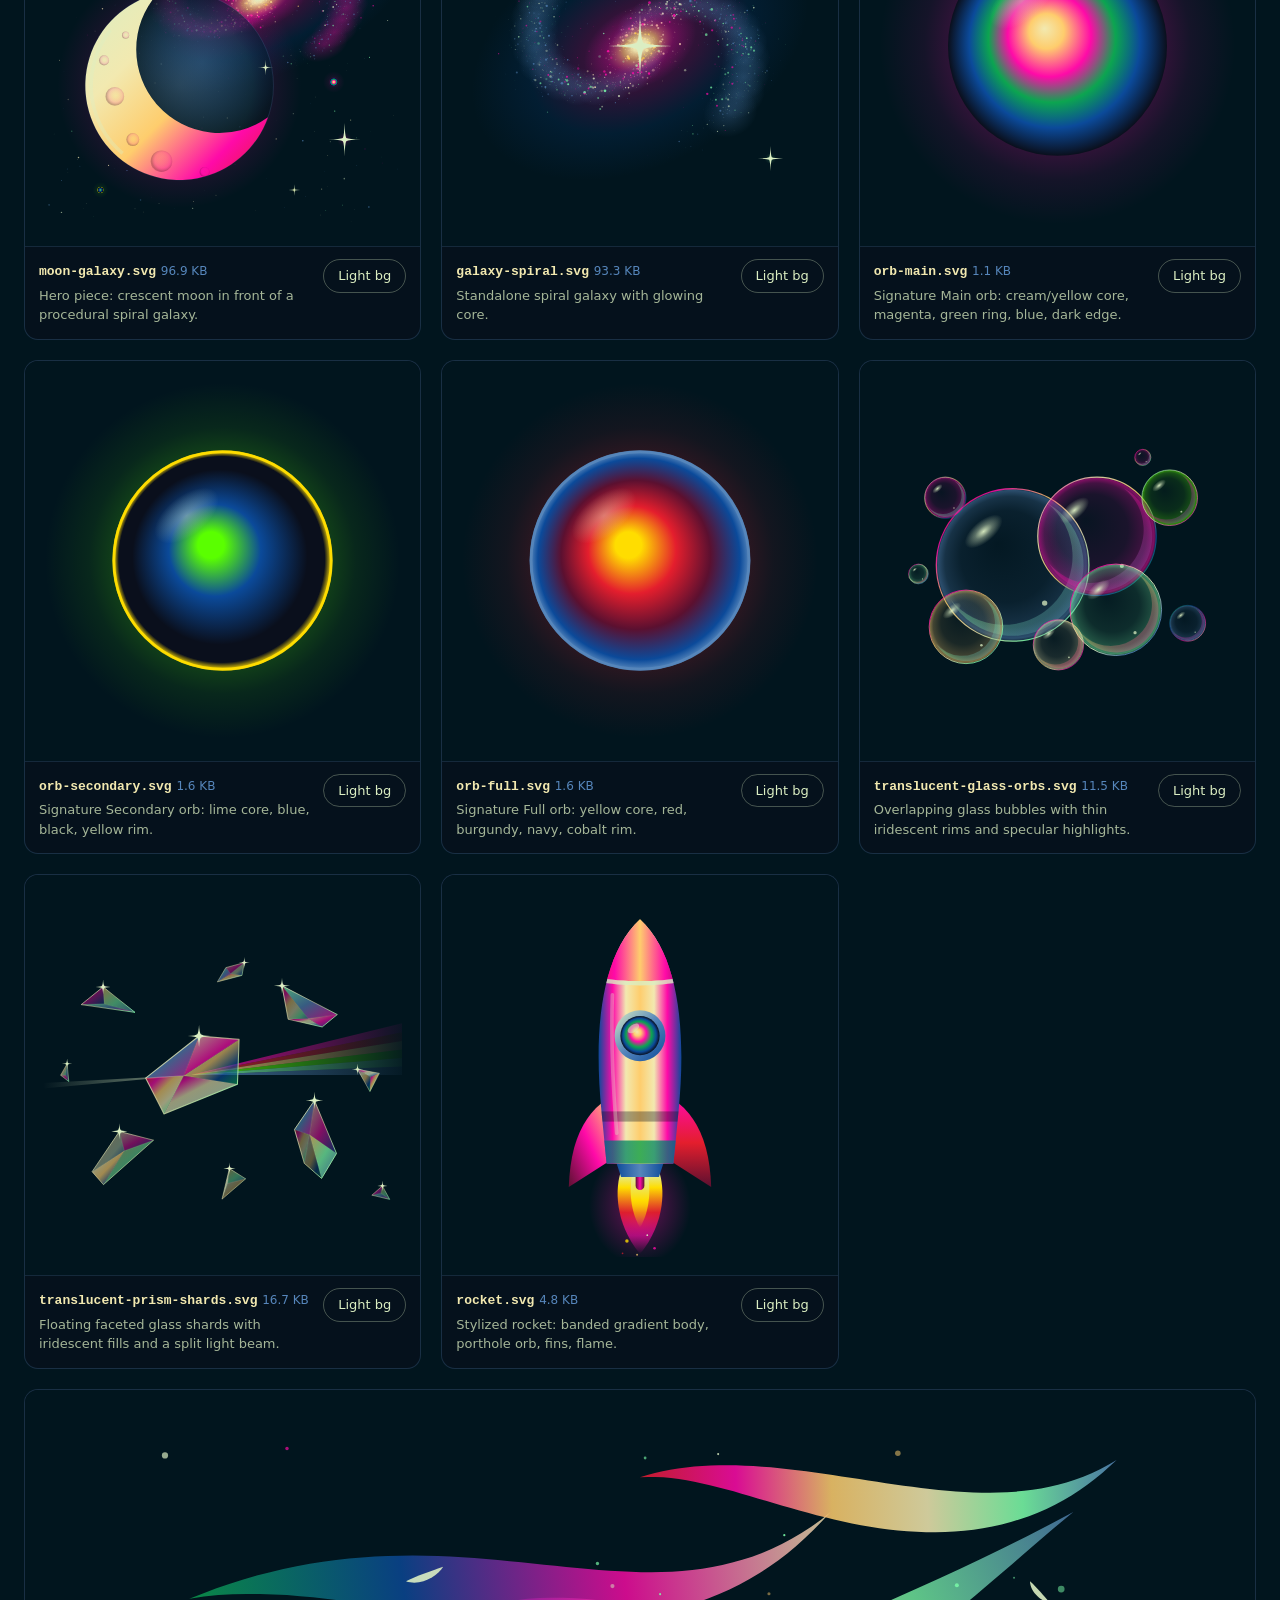
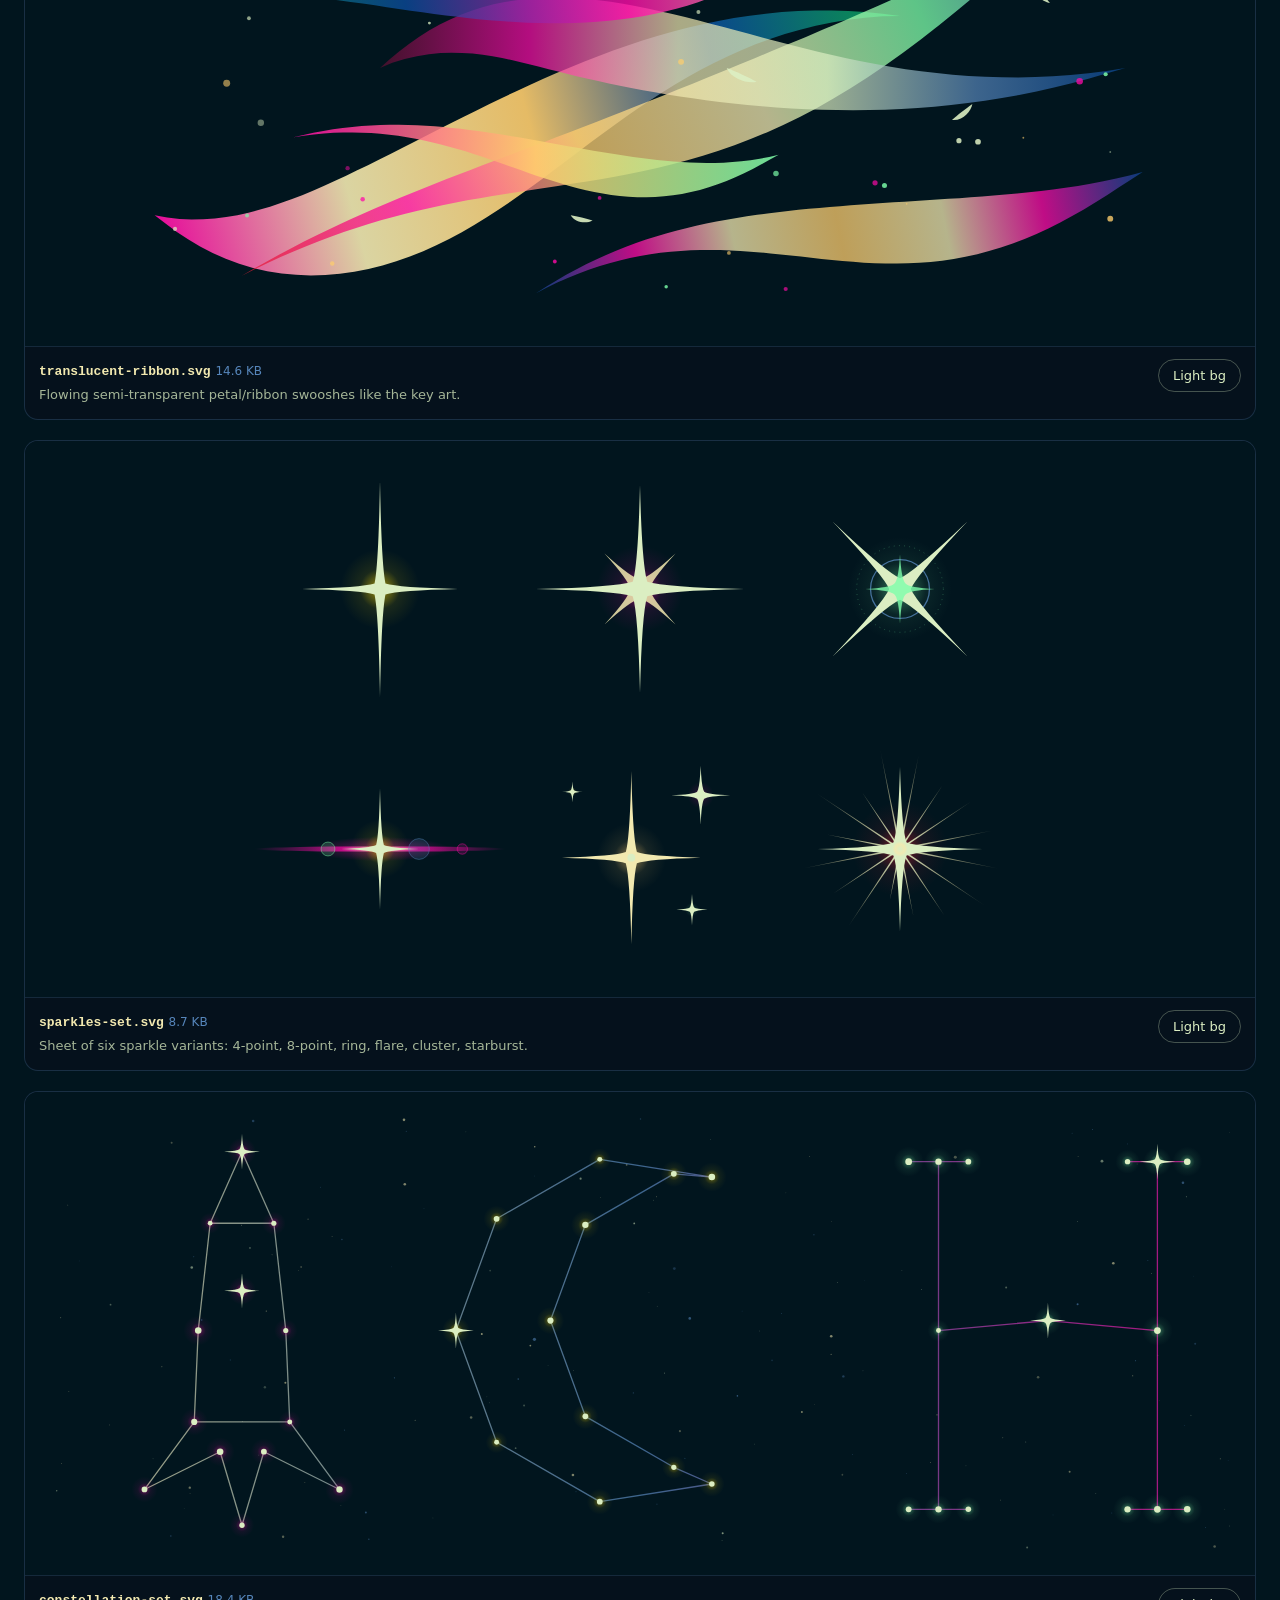
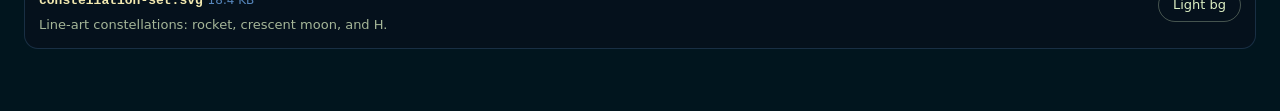
<file: review.html>
<!doctype html>
<html lang="en">
<head>
<meta charset="utf-8">
<meta name="viewport" content="width=device-width, initial-scale=1">
<title>SVG Asset Review</title>
<link rel="icon" href="assets/img/favicon-32.png">
<style>
  :root { --space:#01151e; --light:#f4f1e4; --ink:#0a0f1c; --cream:#f2e9b0; --pale:#dbeec2; --magenta:#ff0aa8; --cobalt:#5686bb; }
  * { box-sizing:border-box; }
  body { margin:0; background:var(--space); color:var(--pale); font:15px/1.5 system-ui, -apple-system, "Segoe UI", sans-serif; }
  header { padding:32px 24px 8px; max-width:1500px; margin:0 auto; display:flex; flex-wrap:wrap; gap:16px; align-items:end; justify-content:space-between; }
  h1 { margin:0; font-size:28px; color:var(--cream); letter-spacing:.01em; }
  header p { margin:4px 0 0; color:var(--cobalt); }
  .controls { display:flex; gap:8px; flex-wrap:wrap; }
  button { font:inherit; font-size:13px; color:var(--pale); background:transparent; border:1px solid rgba(219,238,194,.3); border-radius:999px; padding:6px 14px; cursor:pointer; }
  button:hover { border-color:var(--magenta); }
  button[aria-pressed="true"] { background:var(--pale); color:var(--ink); border-color:var(--pale); }
  main { max-width:1500px; margin:0 auto; padding:16px 24px 64px; display:grid; grid-template-columns:repeat(auto-fill, minmax(340px, 1fr)); gap:20px; align-items:start; grid-auto-flow:dense; }
  .card { margin:0; background:rgba(10,15,28,.55); border:1px solid rgba(86,134,187,.25); border-radius:14px; overflow:hidden; display:flex; flex-direction:column; }
  .card.wide { grid-column:1 / -1; }
  .stage { background:var(--space); aspect-ratio:1/1; display:flex; align-items:center; justify-content:center; padding:18px; transition:background .2s; }
  .card:not(.wide) .stage { aspect-ratio:auto; height:400px; }
  .wide .stage { aspect-ratio:auto; min-height:300px; }
  .stage.light { background:var(--light); }
  .stage img { max-width:100%; max-height:100%; width:100%; height:100%; object-fit:contain; display:block; }
  .wide .stage img { height:auto; max-height:520px; }
  .meta { padding:12px 14px 14px; display:flex; gap:10px; align-items:flex-start; justify-content:space-between; border-top:1px solid rgba(86,134,187,.2); }
  .meta code { font:600 13px/1.4 ui-monospace, SFMono-Regular, Menlo, monospace; color:var(--cream); }
  .meta a { color:inherit; text-decoration:none; }
  .meta a:hover code { color:var(--magenta); }
  .meta p { margin:4px 0 0; font-size:13px; color:rgba(219,238,194,.75); }
  .meta .size { color:var(--cobalt); font-size:12px; }
  .meta button { flex:none; }
  @media (max-width:760px) { .card.wide { grid-column:auto; } main { grid-template-columns:1fr; padding:16px; } header { padding:24px 16px 8px; } }
</style>
</head>
<body>
<header>
  <div>
    <h1>Hack to the Moon: SVG asset review</h1>
    <p>Procedural and hand-built illustrations in <code>assets/svg-review/</code>. Transparent backgrounds; toggle a card to check translucency on light.</p>
  </div>
  <div class="controls">
    <button id="allDark" aria-pressed="true">All dark</button>
    <button id="allLight" aria-pressed="false">All light</button>
  </div>
</header>
<main id="grid"></main>
<script>
  const A = [
    ['explosion-supernova', 'Radial burst: layered spiky flares, gradient rays, glowing core, debris.'],
    ['explosion-shockwave', 'Concentric translucent shockwave bands and iridescent rings with flying petals and shards.'],
    ['explosion-confetti-burst', 'Small celebratory pop for click/hover: streaks, dots, sparkles.'],
    ['utopia-tower', 'Utopian bell tower: fluted column, colonnade, lantern balconies, belfry, dome, spire.'],
    ['utopia-skyline', 'Floating utopian city on a rock island with a pixel staircase into space.', 1],
    ['john-harvard', 'John Harvard statue, utopia style: seated figure with book on a high-backed chair, pedestal with inscription panel, crescent moon.'],
    ['utopia-arch-gate', 'Classical arch portal with fluted columns framing a starfield and crescent moon.'],
    ['stardust-field', 'Wide stardust scatter with a diagonal milky-way band and a few sparkles.', 1],
    ['stardust-comet-trail', 'Curved comet trail of particles tapering and fading from a bright head.', 1],
    ['moon-galaxy', 'Hero piece: crescent moon in front of a procedural spiral galaxy.'],
    ['galaxy-spiral', 'Standalone spiral galaxy with glowing core.'],
    ['orb-main', 'Signature Main orb: cream/yellow core, magenta, green ring, blue, dark edge.'],
    ['orb-secondary', 'Signature Secondary orb: lime core, blue, black, yellow rim.'],
    ['orb-full', 'Signature Full orb: yellow core, red, burgundy, navy, cobalt rim.'],
    ['translucent-glass-orbs', 'Overlapping glass bubbles with thin iridescent rims and specular highlights.'],
    ['translucent-prism-shards', 'Floating faceted glass shards with iridescent fills and a split light beam.'],
    ['translucent-ribbon', 'Flowing semi-transparent petal/ribbon swooshes like the key art.', 1],
    ['sparkles-set', 'Sheet of six sparkle variants: 4-point, 8-point, ring, flare, cluster, starburst.', 1],
    ['rocket', 'Stylized rocket: banded gradient body, porthole orb, fins, flame.'],
    ['constellation-set', 'Line-art constellations: rocket, crescent moon, and H.', 1],
  ];
  const grid = document.getElementById('grid');
  for (const [name, desc, wide] of A) {
    const src = `assets/svg-review/${name}.svg`;
    const fig = document.createElement('figure');
    fig.className = 'card' + (wide ? ' wide' : '');
    fig.innerHTML = `<div class="stage"><img src="${src}" alt="${desc}" loading="eager"></div>
      <figcaption class="meta"><div><a href="${src}" target="_blank"><code>${name}.svg</code></a> <span class="size"></span><p>${desc}</p></div>
      <button aria-pressed="false">Light bg</button></figcaption>`;
    const stage = fig.querySelector('.stage'), btn = fig.querySelector('button');
    btn.onclick = () => { const on = stage.classList.toggle('light'); btn.setAttribute('aria-pressed', on); };
    fetch(src, { method: 'HEAD' }).then(r => { const l = r.headers.get('content-length'); if (l) fig.querySelector('.size').textContent = (l / 1024).toFixed(1) + ' KB'; }).catch(() => {});
    grid.appendChild(fig);
  }
  const setAll = light => {
    document.querySelectorAll('.stage').forEach(s => s.classList.toggle('light', light));
    document.querySelectorAll('.card button').forEach(b => b.setAttribute('aria-pressed', light));
    allDark.setAttribute('aria-pressed', !light); allLight.setAttribute('aria-pressed', light);
  };
  allDark.onclick = () => setAll(false);
  allLight.onclick = () => setAll(true);
</script>
</body>
</html>
</file>
<file: css/style.css>
/* ==========================================================================
   HackHarvard 2026 — "Hack to the Moon"
   Type: Makcasa (display/header) + AV Estiana (number, title, body, date)
   ========================================================================== */

@font-face { font-family: "Makcasa"; src: url("../assets/fonts/Makcasa-Regular.woff2") format("woff2"); font-weight: 400; unicode-range: U+0000-002F, U+003A-10FFFF; font-display: swap; }
@font-face { font-family: "Estiana"; src: url("../assets/fonts/AVEstiana-Light.woff2") format("woff2"); font-weight: 300; font-display: swap; }
@font-face { font-family: "Estiana"; src: url("../assets/fonts/AVEstiana-LightOblique.woff2") format("woff2"); font-weight: 300; font-style: italic; font-display: swap; }
@font-face { font-family: "Estiana"; src: url("../assets/fonts/AVEstiana-Regular.woff2") format("woff2"); font-weight: 400; font-display: swap; }
@font-face { font-family: "Estiana"; src: url("../assets/fonts/AVEstiana-Medium.woff2") format("woff2"); font-weight: 500; font-display: swap; }
@font-face { font-family: "Estiana"; src: url("../assets/fonts/AVEstiana-MediumOblique.woff2") format("woff2"); font-weight: 500; font-style: italic; font-display: swap; }
@font-face { font-family: "Estiana"; src: url("../assets/fonts/AVEstiana-Bold.woff2") format("woff2"); font-weight: 700; font-display: swap; }
@font-face { font-family: "Estiana"; src: url("../assets/fonts/AVEstiana-BoldOblique.woff2") format("woff2"); font-weight: 700; font-style: italic; font-display: swap; }
@font-face { font-family: "Estiana"; src: url("../assets/fonts/AVEstiana-Black.woff2") format("woff2"); font-weight: 900; font-display: swap; }
@font-face { font-family: "Estiana"; src: url("../assets/fonts/AVEstiana-BlackOblique.woff2") format("woff2"); font-weight: 900; font-style: italic; font-display: swap; }

:root {
  /* Theme palette ("on season") */
  --space: #01151e;       /* matches the illustration background */
  --space-2: #062230;
  --ink: #0a0f1c;
  --yellow: #ffdd00;      /* wordmark */
  --magenta: #ff0aa8;
  --green: #0ca550;
  --lime: #5aff00;
  --mint: #7dffaa;
  --blue: #0b4a9a;
  --blue-l: #5686bb;
  --cream: #f2e9b0;
  --red: #e41e2d;         /* main brand red */
  --glow: #dbeec2;        /* pale core of orbs and novas */
  --butter: #fecd6d;      /* warm mid-tone of glows and domes */
  --wine: #5b1030;        /* deep mauve shadow end of gradients */

  --text: #f4f1e4;
  --muted: rgba(244, 241, 228, .62);
  --line: rgba(244, 241, 228, .14);

  --serif: "Makcasa", "Estiana", serif;
  --sans: "Estiana", sans-serif;

  --gutter: clamp(16px, 4vw, 56px);
  --max: 1320px;
  --ease: cubic-bezier(.2, .8, .2, 1);
  --ease-in-out: cubic-bezier(.7, 0, .2, 1);
}

*, *::before, *::after { box-sizing: border-box; }
html { scroll-behavior: smooth; -webkit-text-size-adjust: 100%; overflow-x: clip; }
body {
  margin: 0;
  background: var(--space);
  color: var(--text);
  font-family: var(--sans);
  font-weight: 300;
  font-size: 18px;
  line-height: 1.55;
  overflow-x: hidden; overflow-x: clip;
  -webkit-font-smoothing: antialiased;
  -webkit-tap-highlight-color: transparent;
}
body.is-loading { overflow: hidden; }
img { max-width: 100%; display: block; }
a { color: inherit; }
button { font: inherit; color: inherit; background: none; border: 0; cursor: pointer; padding: 0; }
::selection { background: var(--magenta); color: #fff; }
:focus-visible { outline: 2px solid var(--yellow); outline-offset: 3px; border-radius: 4px; }

/* ---------- Background stars ---------- */
.stars { position: fixed; inset: 0; width: 100%; height: 100%; z-index: -1; pointer-events: none; }

/* ---------- Preloader: moons build out → yellow boom + beams + supernova over them → flash ---------- */
.loader { position: fixed; inset: 0; z-index: 100; display: grid; place-items: center; overflow: hidden; background: var(--space); transition: background-color .5s ease .2s; }
.loader__art { position: relative; width: min(96vw, 900px); height: auto; overflow: visible; transition: opacity .5s ease .15s, scale .9s var(--ease); }
.loader__flash {
  position: absolute; left: 50%; top: 50%; width: 110vmax; aspect-ratio: 1; translate: -50% -50%; border-radius: 50%; opacity: 0; scale: 0; pointer-events: none;
  background: radial-gradient(circle, #fff 0%, var(--cream) 22%, rgba(255, 221, 0, .85) 42%, rgba(255, 10, 168, .45) 62%, rgba(255, 10, 168, 0) 71%);
}
.loader.is-open { background-color: transparent; pointer-events: none; }
.loader.is-open .loader__art { opacity: 0; scale: 1.25; }
.loader.is-open .loader__flash { animation: flash .9s var(--ease) forwards; }

.lb-beams { animation: spin 3s linear infinite; }
.lb-ray { stroke-width: 1; vector-effect: non-scaling-stroke; opacity: 0; transition: opacity .45s ease; }
.lb-spin { animation: spin 4s linear infinite; }
.lb-star, .lb-burst { opacity: 0; }
.lb-star { transform: scale(0) rotate(-180deg); }
.lb-burst { transform: scale(.15) rotate(-60deg); }
/* 1 · moon phases build out from the middle */
.lb-fill { opacity: 0; transform-box: fill-box; transform-origin: center; transform: scale(.4); transition: opacity .25s var(--ease), transform .35s var(--ease); transition-delay: calc(.05s + var(--i) * .15s); }
.is-playing .lb-fill { opacity: 1; transform: none; }
/* 2 · the moons stay; the boom happens on top of them */
/* 3 · … then the small yellow boom, beams of light and the supernova */
.is-boom .lb-ray { opacity: 1; transition-delay: calc(.35s + var(--i) * .01s); }
.is-boom .lb-star { animation: starPop .75s var(--ease) .3s both; }
@keyframes starPop { 0% { opacity: 1; transform: scale(0) rotate(-180deg); } 60% { opacity: 1; transform: none; } 100% { opacity: 0; transform: scale(1.15); } }
.is-boom .lb-burst { opacity: 1; transform: none; transition: opacity .3s ease .75s, transform .55s var(--ease) .75s; }
@keyframes flash { 0% { opacity: 0; scale: .1; } 20% { opacity: 1; scale: 1.3; } 45% { opacity: .9; } 100% { opacity: 0; scale: 2.6; } }

/* ---------- Nav ---------- */
.nav {
  position: fixed; top: 0; left: 0; right: 0; z-index: 30;
  display: flex; align-items: center; justify-content: space-between; gap: 24px;
  padding: 14px var(--gutter) 28px;
  background: linear-gradient(180deg, rgba(0, 0, 0, .78), rgba(0, 0, 0, 0));
  transition: opacity .5s var(--ease), transform .5s var(--ease);
}
.nav:not(.is-shown) { opacity: 0; transform: translateY(-100%); pointer-events: none; }
.nav__links { display: flex; gap: 6px; margin-left: -12px; }
.nav__links a {
  position: relative; text-decoration: none; font-size: 15px; font-weight: 400; padding: 8px 12px; color: var(--muted);
  transition: color .3s;
}
.nav__links a::after {
  content: ""; position: absolute; left: 50%; bottom: 2px; width: 4px; height: 4px; border-radius: 50%;
  background: var(--yellow); transform: translateX(-50%) scale(0); transition: transform .3s var(--ease);
}
.nav__links a:hover, .nav__links a.is-active { color: var(--text); }
.nav__links a.is-active::after { transform: translateX(-50%) scale(1); }
.nav__right { display: flex; align-items: center; gap: 14px; margin-left: auto; flex: none; }
.nav__right .nav__links { margin: 0 4px 0 0; }

/* Moon-phase scroll indicator */
.phase {
  --p: 0; width: 26px; height: 26px; border-radius: 50%; position: relative; overflow: hidden;
  background: radial-gradient(circle at 35% 35%, var(--cream), var(--yellow));
  box-shadow: 0 0 18px rgba(255, 221, 0, calc(var(--p) * .6));
}
.phase__shadow { position: absolute; inset: -1px; border-radius: 50%; background: var(--space-2); transform: translateX(calc(var(--p) * 105% + 12%)); }

.nav__burger { display: none; width: 40px; height: 40px; position: relative; }
.nav__burger span { position: absolute; left: 9px; right: 9px; height: 1.5px; background: var(--text); transition: transform .4s var(--ease); }
.nav__burger span:first-child { top: 15px; }
.nav__burger span:last-child { top: 24px; }
.menu-open .nav__burger span:first-child { transform: translateY(4.5px) rotate(45deg); }
.menu-open .nav__burger span:last-child { transform: translateY(-4.5px) rotate(-45deg); }

.menu {
  position: fixed; inset: 0; z-index: 29; background: var(--space); padding: 120px var(--gutter) 40px;
  display: flex; flex-direction: column; gap: 6px;
  clip-path: circle(0% at calc(100% - 40px) 40px); transition: clip-path .7s var(--ease-in-out);
}
.menu a:not(.btn) { font: 400 clamp(40px, 12vw, 64px)/1.1 var(--serif); text-decoration: none; }
.menu .btn { margin-top: 24px; align-self: flex-start; }
.menu-open .menu { clip-path: circle(150% at calc(100% - 40px) 40px); }
.menu-open { overflow: hidden; }

/* ---------- Buttons: the tilted "APPLY" tag, or a plain yellow outline ---------- */
.btn {
  position: relative; isolation: isolate; display: inline-flex; align-items: center; justify-content: center;
  padding: 20px 56px; rotate: 9deg;
  color: var(--yellow); text-decoration: none;
  font: 900 24px/1 var(--sans); letter-spacing: .02em; text-transform: uppercase;
  transition: filter .4s;
}
.btn::before, .btn::after { content: ""; position: absolute; z-index: -1; clip-path: polygon(0 0, 87% 0, 100% 100%, 13% 100%); }
.btn::before { inset: 0; background: var(--yellow); }                         /* outline */
.btn::after {                                                                     /* fill */
  inset: 2.5px 3px;
  background: linear-gradient(100deg, var(--magenta) 0%, #0ca550 30%, var(--blue) 52%, #13111a 76%, #0ca550 100%);
}
.btn:hover { filter: brightness(1.15) drop-shadow(0 8px 22px rgba(255, 10, 168, .45)); }
.btn--outline { rotate: 0deg; border-radius: 8px; background: transparent; box-shadow: inset 0 0 0 1.5px var(--yellow); font-size: 15px; }
.btn--outline::before, .btn--outline::after { content: none; }
.btn--outline:hover { filter: none; background: rgba(255, 221, 0, .1); }
.btn--small { padding: 9px 26px; font-size: 14px; rotate: 6deg; }
.btn--hero { white-space: nowrap; padding: 16px 36px; font-size: 18px; }
.btn--icon { width: 44px; height: 44px; padding: 0; justify-content: center; font-size: 17px; letter-spacing: 0; }
.tag { align-self: flex-start; padding: 7px 12px; border-radius: 999px; box-shadow: inset 0 0 0 1px var(--yellow); font: italic 500 12px/1 var(--sans); letter-spacing: .14em; text-transform: uppercase; color: var(--yellow); }

/* ---------- Shared section bits ---------- */
.section { position: relative; max-width: var(--max); margin: 0 auto; padding: clamp(64px, 8vw, 104px) var(--gutter); }
.title { font: 400 clamp(48px, 6.5vw, 96px)/.9 var(--serif); margin: 0 0 clamp(28px, 3.5vw, 48px); letter-spacing: -.01em; }
.dot { display: inline-block; width: 6px; height: 6px; border-radius: 50%; background: var(--lime); box-shadow: 0 0 12px var(--lime); animation: pulse 2s infinite; }

/* Reveal on scroll */
.reveal { opacity: 0; transform: translateY(40px); filter: blur(6px); transition: opacity 1s var(--ease), transform 1s var(--ease), filter 1s var(--ease); transition-delay: var(--d, 0s); }
.reveal.is-in { opacity: 1; transform: none; filter: none; }

/* ---------- Hero ---------- */
.hero {
  position: relative; min-height: 100svh;
  display: grid; place-items: center; text-align: center;
  padding: 88px var(--gutter) 80px; overflow: hidden;
}
.hero__bg { position: absolute; inset: 0; z-index: -1; pointer-events: none; overflow: hidden; }
.hero__bg .deco--milkyway { left: 50%; top: 50%; width: max(130vw, 170vh); translate: -50% -50%; opacity: 0; animation: milkyway 36s ease-in-out infinite; will-change: transform; transition: opacity 2.4s var(--ease) .2s; }
.is-ready .hero__bg .deco--milkyway { opacity: .68; }
.hero__copy { position: relative; display: grid; justify-items: center; margin-top: 9vh; }

/* Main lockup: H mark + HACK / HARVARD */
.lockup {
  display: flex; align-items: center; gap: .16em; margin: 0;
  font: 900 clamp(52px, 9.5vw, 148px)/.86 var(--sans); letter-spacing: -.02em; text-transform: uppercase;
  color: var(--yellow); filter: drop-shadow(0 10px 40px rgba(1, 21, 30, .9));
}
.lockup__mark {
  flex: none; height: var(--mark-h, 1.5em); aspect-ratio: 307.92 / 342.13; background: currentColor;
  -webkit-mask: url("../assets/img/h-mark.svg") center / contain no-repeat;
          mask: url("../assets/img/h-mark.svg") center / contain no-repeat;
}
/* ---- logo star: the brand's four-point sparkle on the H's right edge, popping in then twinkling ---- */
.lockup__markwrap { position: relative; display: block; flex: none; }
.lockup__markwrap .lockup__mark { display: block; }
.spark { position: absolute; left: 100.5%; top: 50.5%; width: calc(var(--mark-h, 1.5em) * .29);  /* placed as in the brand logo */ aspect-ratio: 1; translate: -50% -50%; pointer-events: none; }
.spark svg { position: absolute; inset: 0; width: 100%; height: 100%; overflow: visible; }
.spark__star { fill: currentColor; stroke: currentColor; stroke-width: 2; stroke-linejoin: round; transform-origin: 0 0; scale: 0; }   /* round join = soft tips */
.spark__star .spark__gap { fill: var(--space); stroke: var(--space); stroke-width: 9; }                                            /* the thin gap around the star, as in the logo */
.spark__glint { fill: var(--cream); transform-origin: 0 0; rotate: 45deg; scale: 0; opacity: 0; filter: drop-shadow(0 0 3px var(--yellow)) drop-shadow(0 0 6px rgba(255, 221, 0, .6)); }   /* long thin flare laid over the star */
.spark__ring { position: absolute; inset: 0; border-radius: 50%; border: 2px solid var(--yellow); opacity: 0; }
.is-ready .spark__star { animation: sparkPop .9s var(--ease) .35s both, sparkTwinkle 4.5s ease-in-out 2.4s infinite; }
.is-ready .spark__glint { animation: sparkGlint 2.2s ease-in-out 1.1s infinite; }
.is-ready .spark__ring { animation: sparkRing 1.2s var(--ease) .4s both; }
@keyframes sparkPop { 0% { scale: 0; rotate: -90deg; } 45% { scale: 2.4; rotate: 0deg; } 100% { scale: 1; rotate: 0deg; } }
@keyframes sparkRing { 0% { opacity: .9; scale: .1; } 100% { opacity: 0; scale: 3.2; } }
@keyframes sparkTwinkle { 0%, 70%, 100% { scale: 1; rotate: 0deg; } 80% { scale: 1.6; rotate: 45deg; } 90% { scale: .9; rotate: 90deg; } }
@keyframes sparkGlint { 0%, 100% { opacity: 0; scale: .2; rotate: 25deg; } 35% { opacity: 1; scale: 1; rotate: 45deg; } 55% { opacity: .5; scale: .6; rotate: 52deg; } 75% { opacity: .9; scale: .85; rotate: 60deg; } }   /* stays on the diagonals: an 8-point sparkle */
.lockup__text { display: flex; flex-direction: column; align-items: flex-start; text-align: left; }
.lockup__line { display: block; overflow: hidden; padding: .04em .08em 0 0; }
.lockup__line > * { display: inline-block; }
.lockup em { font-style: italic; }
.lockup__line--fit { font-size: var(--fit, .58em); }
.hero__date { font: italic 300 clamp(17px, 1.8vw, 24px)/1.3 var(--sans); margin: 24px 0 24px; text-shadow: 0 2px 18px rgba(1, 21, 30, .95); }
.hero__date span { color: var(--magenta); margin: 0 8px; }
.hero__cta { display: flex; flex-wrap: wrap; justify-content: center; gap: 14px; }

/* ---------- Countdown: glowing seven-segment digits with blinking colons, straight on the sky ---------- */
.hero__thanks { margin-top: 20px; font-size: clamp(18px, 2.1vw, 28px); font-weight: 700; letter-spacing: .04em; color: var(--yellow); transform: skewX(-6deg); filter: drop-shadow(0 0 6px rgba(255, 221, 0, .55)); }
.hero__sponsor { margin-top: 10px; font-size: clamp(12px, 1.25vw, 17px); line-height: 1.4; color: var(--muted); }
.hero__sponsor a { color: var(--text); border-bottom: 1px solid var(--magenta); }
.countdown { display: flex; align-items: flex-start; gap: clamp(10px, 1.8vw, 18px); margin-top: 30px; }
.countdown div { display: grid; gap: 10px; justify-items: center; }
.countdown b { display: flex; gap: .12em; font-size: clamp(30px, 3.4vw, 46px); color: var(--yellow); transform: skewX(-6deg); filter: drop-shadow(0 0 6px rgba(255, 221, 0, .55)); }
.countdown div > span { font-size: 11px; letter-spacing: .24em; text-transform: uppercase; color: var(--muted); }
.countdown__colon { align-self: flex-start; width: 5px; height: clamp(30px, 3.4vw, 46px);
  background: radial-gradient(circle, var(--yellow) 60%, transparent 62%) center 28% / 5px 5px no-repeat, radial-gradient(circle, var(--yellow) 60%, transparent 62%) center 72% / 5px 5px no-repeat;
  animation: pulse 1s steps(1) infinite; }
/* seven-segment digit: unlit segments stay faintly visible, like a real display */
.seg { position: relative; width: .56em; height: 1em; }
.seg i { position: absolute; background: currentColor; opacity: .09; }
.seg .a, .seg .d, .seg .g { left: .06em; right: .06em; height: .11em; clip-path: polygon(.055em 0, calc(100% - .055em) 0, 100% 50%, calc(100% - .055em) 100%, .055em 100%, 0 50%); }
.seg .a { top: 0; } .seg .g { top: calc(50% - .055em); } .seg .d { bottom: 0; }
.seg .b, .seg .c, .seg .e, .seg .f { width: .11em; height: calc(50% - .06em); clip-path: polygon(50% 0, 100% .055em, 100% calc(100% - .055em), 50% 100%, 0 calc(100% - .055em), 0 .055em); }
.seg .f { left: 0; top: .055em; } .seg .b { right: 0; top: .055em; } .seg .e { left: 0; bottom: .055em; } .seg .c { right: 0; bottom: .055em; }
.seg[data-n="0"] :is(.a, .b, .c, .d, .e, .f) { opacity: 1; }
.seg[data-n="1"] :is(.b, .c) { opacity: 1; }
.seg[data-n="2"] :is(.a, .b, .d, .e, .g) { opacity: 1; }
.seg[data-n="3"] :is(.a, .b, .c, .d, .g) { opacity: 1; }
.seg[data-n="4"] :is(.b, .c, .f, .g) { opacity: 1; }
.seg[data-n="5"] :is(.a, .c, .d, .f, .g) { opacity: 1; }
.seg[data-n="6"] :is(.a, .c, .d, .e, .f, .g) { opacity: 1; }
.seg[data-n="7"] :is(.a, .b, .c) { opacity: 1; }
.seg[data-n="8"] :is(.a, .b, .c, .d, .e, .f, .g) { opacity: 1; }
.seg[data-n="9"] :is(.a, .b, .c, .d, .f, .g) { opacity: 1; }
.sr { position: absolute; width: 1px; height: 1px; overflow: hidden; clip-path: inset(50%); white-space: nowrap; }

/* Hero entrance (runs after loader) */

.scroll-hint { position: absolute; left: 50%; bottom: 24px; width: 26px; height: 42px; border: 1px solid var(--line); border-radius: 20px; transform: translateX(-50%); }
.scroll-hint span { position: absolute; left: 50%; top: 8px; width: 3px; height: 8px; border-radius: 2px; background: var(--yellow); transform: translateX(-50%); animation: scrolly 2s var(--ease) infinite; }

/* ---------- Marquee ---------- */
.marquee {
  overflow: hidden; border-block: 1px solid var(--line); padding: 14px 0;
  transform: rotate(-2deg) scale(1.03); background: rgba(1, 21, 30, .6); backdrop-filter: blur(4px);
}
.marquee__track { display: flex; align-items: center; gap: 40px; width: max-content; animation: marquee 40s linear infinite; }
.marquee span { font: italic 900 clamp(22px, 2.8vw, 38px)/1 var(--sans); text-transform: uppercase; white-space: nowrap; }
.marquee span.serif { font: 400 clamp(26px, 3.4vw, 46px)/1 var(--serif); text-transform: none; color: var(--yellow); }
.marquee i { font-style: normal; color: var(--magenta); font-size: 28px; }


/* ---------- About: copy inside a utopian Greek temple on a podium ---------- */
.about { display: grid; grid-template-columns: auto minmax(0, 1fr); gap: clamp(32px, 5vw, 80px); align-items: center; }
.temple { position: relative; max-width: 600px; width: 100%; justify-self: end; display: grid; justify-items: center; }
.temple__pediment { position: relative; width: 100%; aspect-ratio: 5.5 / 1; clip-path: polygon(50% 0, 100% 100%, 0 100%); background: linear-gradient(180deg, var(--magenta), var(--cream) 62%, var(--green)); }
.temple__pediment::after { /* tympanum */
  content: ""; position: absolute; inset: 30% 13% 14%; clip-path: polygon(50% 0, 100% 100%, 0 100%);
  background: linear-gradient(180deg, #062230, var(--space));
}
.temple__orb {
  position: absolute; left: 50%; top: 64%; z-index: 1; width: 7%; aspect-ratio: 1; translate: -50% -50%; border-radius: 50%;
  background: radial-gradient(circle at 40% 35%, var(--cream), var(--yellow) 30%, var(--magenta) 65%, var(--blue));
  animation: lamp 3s ease-in-out infinite;
}
.temple__entablature {
  width: 100%; height: 26px;
  background: repeating-linear-gradient(90deg, rgba(1, 21, 30, .55) 0 8px, transparent 8px 22px) bottom / 100% 8px no-repeat,
              linear-gradient(90deg, var(--blue), var(--green) 25%, var(--cream) 50%, var(--magenta) 75%, #5b1030);
}
.temple__body { width: 92%; display: grid; grid-template-columns: auto auto minmax(0, 1fr) auto auto; gap: clamp(6px, 1vw, 12px); }
.temple__col {
  position: relative; width: clamp(14px, 1.8vw, 22px); margin: 10px 0;
  background: repeating-linear-gradient(90deg, rgba(1, 21, 30, .3) 0 2px, transparent 2px 6px),
              linear-gradient(90deg, var(--magenta), var(--cream) 35%, var(--cream) 65%, var(--blue));
}
.temple__col::before, .temple__col::after { content: ""; position: absolute; left: -5px; right: -5px; height: 10px; background: linear-gradient(90deg, var(--cream), var(--yellow)); }
.temple__col::before { top: -10px; }
.temple__col::after { bottom: -10px; }
.temple__cella {
  display: grid; align-content: center; text-align: center; padding: clamp(24px, 3vw, 40px) clamp(12px, 2vw, 26px);
  background: radial-gradient(110% 80% at 50% 0%, rgba(255, 10, 168, .14), transparent 60%), linear-gradient(180deg, #062230, var(--space));
}
.scrub { font: 400 clamp(17px, 1.7vw, 23px)/1.4 var(--sans); margin: 0; letter-spacing: -.01em; }
.scrub .w { opacity: .16; transition: opacity .3s, color .3s; }
.scrub .w.on { opacity: 1; }
.scrub .w.hl.on { color: var(--yellow); font-style: italic; }
.scrub.is-typing .w { opacity: 1; }
.scrub.is-typing .w.hl { font-style: italic; }
.scrub .c { opacity: .16; transition: opacity .15s, color .15s; }
.scrub .c.t { opacity: 1; }
.scrub .w.hl .c.t { color: var(--yellow); }
.scrub .w .c.x { color: var(--magenta); }
.scrub .c.cur { box-shadow: -2px 0 var(--cream); }
.temple__note { margin: 16px 0 0; color: var(--muted); font-size: 14px; }
.temple__podium {
  width: 100%; display: flex; align-items: center; justify-content: space-around; padding: 16px 18px;
  background: linear-gradient(180deg, var(--magenta), #5b1030 60%, var(--blue));
}
.temple__podium .stat { display: grid; justify-items: center; gap: 5px; }
.temple__podium b { font: italic 900 clamp(24px, 2.4vw, 32px)/.9 var(--sans); color: #fff; }
.temple__podium span { font: 700 11px/1 var(--sans); letter-spacing: .14em; text-transform: uppercase; color: var(--cream); }
.temple__podium i { width: 8px; height: 12px; clip-path: polygon(50% 0, 100% 50%, 50% 100%, 0 50%); background: var(--yellow); animation: lamp 2.4s ease-in-out infinite; }
.temple__step { width: 104%; height: 10px; background: linear-gradient(90deg, var(--blue), var(--green) 30%, var(--cream) 50%, var(--green) 70%, var(--blue)); }
.temple__step--2 { width: 108%; opacity: .7; }

/* ---------- Tracks: interactive satellite ---------- */
.sat-wrap { display: grid; grid-template-columns: minmax(0, 1fr) minmax(0, 1fr); gap: clamp(24px, 4vw, 64px); align-items: center; }
.sat { position: relative; isolation: isolate; width: 100%; max-width: 460px; justify-self: center; touch-action: pan-y; user-select: none; -webkit-user-select: none; }
.sat__svg { width: 100%; height: auto; overflow: visible; cursor: grab; animation: bob 7s ease-in-out infinite; }
.sat.is-dragging .sat__svg { cursor: grabbing; }
.sat__orbit { fill: none; stroke: rgba(244, 241, 228, .16); stroke-dasharray: 2 10; }
.sat__core { pointer-events: none; }
.module { cursor: pointer; outline: none; }
.module__body { transition: transform .5s var(--ease), filter .5s; transform-box: fill-box; transform-origin: center; }
.module__ring { fill: none; stroke: var(--yellow); stroke-width: 2.5; opacity: 0; transition: opacity .4s; }
.module__float { animation: bob 5s ease-in-out infinite; animation-delay: var(--delay, 0s); }
.module__lamp { animation: lamp 2.4s ease-in-out infinite; animation-delay: var(--delay, 0s); }
.module:hover .module__body, .module:focus-visible .module__body { filter: brightness(1.12); }
.module.is-active .module__body { transform: scale(1.08); }
.module.is-active .module__ring { opacity: 1; }
.sat-info { position: relative; }
.sat-info__title { font: 400 clamp(44px, 5vw, 76px)/.92 var(--serif); margin: 0 0 10px; color: var(--yellow); min-height: 1.84em; display: flex; align-items: flex-end; }
.sat-info__title.swap { animation: swapIn .6s var(--ease); }
.sat-info__name { font: italic 300 clamp(18px, 1.8vw, 24px)/1 var(--sans); margin: 0 0 24px; }
.sat-info__body { display: grid; margin-bottom: 24px; }
.sat-info__card { grid-area: 1 / 1; opacity: 0; visibility: hidden; transition: opacity .5s var(--ease), visibility .5s; }
.sat-info__card.is-active { opacity: 1; visibility: visible; }
.sat-info__card p { margin: 0 0 12px; color: var(--muted); font-size: 15px; line-height: 1.55; }
.sat-info__card a, .chal a { color: var(--magenta); font-weight: 500; text-decoration: underline; text-decoration-color: transparent; text-underline-offset: 4px; transition: text-decoration-color .3s; }
.sat-info__card a:hover, .chal a:hover { text-decoration-color: currentColor; }
.tracks__note { margin: calc(clamp(28px, 3.5vw, 48px) * -.6) 0 clamp(20px, 2.5vw, 32px); font: italic 500 13px/1.4 var(--sans); letter-spacing: .12em; text-transform: uppercase; color: var(--muted); }
.prizes, .chal__reqs { list-style: none; margin: 4px 0 0; padding: 0; border-top: 1px solid var(--line); }
.prizes li, .chal__reqs li { display: grid; grid-template-columns: 9.5em 1fr; gap: 14px; padding: 9px 0; border-bottom: 1px solid var(--line); font-size: 14px; line-height: 1.4; }
.prizes b, .chal__reqs b { font: italic 500 12px/1.6 var(--sans); letter-spacing: .14em; text-transform: uppercase; color: var(--magenta); }
.sat-info__nav { display: flex; gap: 10px; }

/* ---------- Challenges ---------- */
.chal { display: grid; grid-template-columns: 1fr 1fr; border-top: 1px solid var(--line); border-left: 1px solid var(--line); }
.chal__card { display: flex; flex-direction: column; border-right: 1px solid var(--line); border-bottom: 1px solid var(--line); padding: clamp(22px, 2.4vw, 34px); }
.chal__card--wide { grid-column: 1 / -1; }
.chal__logo { align-self: flex-start; height: 26px; width: auto; max-width: 150px; margin-bottom: 16px; object-fit: contain; object-position: left; filter: brightness(0) invert(1); opacity: .85; }
.chal__card h3 { margin: 0 0 16px; font: 400 clamp(26px, 2.4vw, 36px)/1.05 var(--serif); color: var(--yellow); }
.chal__card h3 span { font: italic 300 .86em/1 var(--sans); }   /* Makcasa has no numerals */
.chal__card > p { margin: 0 0 14px; color: var(--muted); font-size: 15px; line-height: 1.55; }
.chal__card .prizes, .chal__reqs { margin-top: auto; }
.deco--orb-challenges { right: -50px; top: 6%; width: clamp(110px, 12vw, 180px); opacity: .75; animation: float 11s ease-in-out infinite; }

/* ---------- Sponsors ---------- */
.logo-grid { position: relative; display: grid; grid-template-columns: repeat(8, 1fr); border-top: 1px solid var(--line); border-left: 1px solid var(--line); }
.logo {
  position: relative; display: grid; place-items: center; grid-column: span 2; aspect-ratio: 2 / 1; padding: 12% 16%;
  border-right: 1px solid var(--line); border-bottom: 1px solid var(--line); overflow: hidden;
}
.logo::before {
  content: ""; position: absolute; inset: 0; opacity: 0; transition: opacity .5s;
  background: radial-gradient(circle at var(--mx, 50%) var(--my, 50%), rgba(255, 10, 168, .25), transparent 60%);
}
.logo:hover::before { opacity: 1; }
.logo img { max-height: 48px; width: auto; object-fit: contain; filter: brightness(0) invert(1); opacity: .72; transition: opacity .4s, transform .5s var(--ease); }
.logo:hover img { opacity: 1; transform: scale(1.06); }
.logo--diamond { grid-column: 1 / -1; aspect-ratio: auto; padding: 4% 14%; }
.logo--diamond img { max-height: 104px; }
.logo--feature { grid-column: span 4; aspect-ratio: auto; padding: 6% 14%; }
.logo--last { grid-column: 1 / -1; aspect-ratio: auto; padding: 22px 14%; }
.logo--last img { max-height: 22px; }
.logo--strip { aspect-ratio: auto; padding: 16px 12%; }
.logo--strip img { max-height: 44px; }
.logo--feature img { max-height: 72px; }

/* sponsor call-to-action: a strip that continues the logo grid; the whole strip is the link */
.sponsor-cta {
  position: relative; overflow: hidden; display: flex; align-items: center;
  grid-column: 1 / -1; justify-content: center; gap: 12px 28px; flex-wrap: wrap; padding: 26px clamp(20px, 3vw, 36px); border-right: 1px solid var(--line); border-bottom: 1px solid var(--line);
}
.sponsor-cta::before {
  content: ""; position: absolute; inset: 0; opacity: 0; transition: opacity .5s; pointer-events: none;
  background: radial-gradient(circle at var(--mx, 50%) var(--my, 50%), rgba(255, 10, 168, .25), transparent 60%);
}
.sponsor-cta:hover::before { opacity: 1; }
.sponsor-cta__q { margin: 0; font: 400 clamp(26px, 2.6vw, 38px)/1.1 var(--serif); }
.sponsor-cta__link { font: 300 clamp(16px, 1.4vw, 19px)/1.4 var(--sans); color: var(--muted); text-decoration: none; }   /* a plain line, not a button */
.sponsor-cta__link::after { content: ""; position: absolute; inset: 0; }          /* stretch the click area over the strip */
.sponsor-cta__mail { color: var(--yellow); font-weight: 500; text-decoration: underline; text-decoration-color: transparent; text-underline-offset: 4px; transition: text-decoration-color .3s; }
.sponsor-cta:hover .sponsor-cta__mail { text-decoration-color: currentColor; }

.confetti { position: fixed; inset: 0; z-index: 90; pointer-events: none; overflow: hidden; }
.confetti__bit { position: absolute; margin: -6px 0 0 -6px; opacity: 0; }
.confetti__bit--spark { clip-path: polygon(50% 0, 60% 40%, 100% 50%, 60% 60%, 50% 100%, 40% 60%, 0 50%, 40% 40%); }
.confetti__bit--diamond { clip-path: polygon(50% 0, 100% 50%, 50% 100%, 0 50%); }
.confetti__bit--dot { border-radius: 50%; }
.skymark { position: absolute; height: auto; overflow: visible; translate: -50% -50%; }
.skymark line { stroke: var(--text); stroke-width: 1; }
.skymark circle { fill: var(--text); }

/* ---------- Global ---------- */
.global { overflow: hidden; }
.global .title { text-align: center; }
.global__head { position: relative; }
.global__garden { position: absolute; left: 50%; top: 50%; z-index: -1; width: min(1200px, 100vw); translate: -50% -50%; pointer-events: none; user-select: none; }
.global__garden img { display: block; width: 100%; height: auto; max-width: none; }
.orbit { position: absolute; right: -180px; top: 60px; width: 640px; height: 640px; z-index: -1; opacity: .9; transition: opacity .5s; }
.orbit__ring { position: absolute; border: 1px dashed rgba(244, 241, 228, .18); border-radius: 50%; animation: spin linear infinite; }
.orbit__ring span { position: absolute; top: -6px; left: 50%; width: 12px; height: 12px; border-radius: 50%; }
.r1 { inset: 24%; animation-duration: 14s; } .r1 span { background: var(--lime); box-shadow: 0 0 16px var(--lime); }
.r2 { inset: 11%; animation-duration: 24s; animation-direction: reverse; } .r2 span { background: var(--magenta); box-shadow: 0 0 16px var(--magenta); }
.r3 { inset: 0; animation-duration: 38s; } .r3 span { background: var(--blue-l); box-shadow: 0 0 16px var(--blue-l); }

.constellation { position: absolute; right: 4%; top: 24px; width: min(420px, 38vw); height: auto; aspect-ratio: 1; z-index: -1; pointer-events: none; overflow: visible; }
.constellation g { opacity: 0; transition: opacity .5s; }
.constellation g.is-on { opacity: 1; }
.constellation path { fill: none; stroke: var(--cream); stroke-opacity: .55; stroke-width: 1; stroke-dasharray: 1; stroke-dashoffset: 1; vector-effect: non-scaling-stroke; }
.constellation .is-on path { stroke-dashoffset: 0; transition: stroke-dashoffset 1.6s var(--ease); }
.constellation circle { transform-box: fill-box; transform-origin: center; scale: 0; transition: scale .5s var(--ease); transition-delay: var(--d, 0s); }
.constellation .is-on circle { scale: 1; }
.constellation .cap { fill: var(--yellow); filter: drop-shadow(0 0 4px var(--yellow)); }
.global.is-tracing .orbit { opacity: .25; }   /* the orbit dims while a country is traced */
.sites { display: grid; grid-template-columns: repeat(3, 1fr); border-top: 1px solid var(--line); border-left: 1px solid var(--line); }
.site {
  position: relative; overflow: hidden; display: flex; flex-direction: column; justify-content: flex-end; gap: 12px; padding: 28px; min-height: 220px; text-decoration: none;
  border-right: 1px solid var(--line); border-bottom: 1px solid var(--line);
}
.site::before {
  content: ""; position: absolute; inset: 0; opacity: 0; transition: opacity .5s; pointer-events: none;
  background: radial-gradient(circle at var(--mx, 50%) var(--my, 50%), rgba(255, 10, 168, .25), transparent 60%);
}
.site:hover::before { opacity: 1; }
.site > * { position: relative; }
.site h3 { font: 400 clamp(40px, 3.6vw, 56px)/1 var(--serif); margin: 0; }
.site b { font-weight: 700; font-size: 14px; letter-spacing: .1em; text-transform: uppercase; color: var(--yellow); }

/* ---------- Team: made with ♥ — planets carousel ---------- */
.team { padding-top: clamp(48px, 6vw, 72px); padding-bottom: 12px; text-align: center; }   /* tight, so heading + both rows fit one screen */
.team__title { display: inline-flex; align-items: center; gap: .18em; margin-bottom: 8px; font-size: clamp(36px, 4.4vw, 64px); }
.heart { width: .72em; height: .72em; fill: var(--yellow); }
.team__sub { margin: 0; font: italic 300 clamp(16px, 1.6vw, 21px)/1.3 var(--sans); color: var(--cream); }
.team__rows { display: grid; gap: clamp(16px, 2vw, 28px); padding: 28px 0 clamp(48px, 6vw, 80px); }

/* featured: seven hand-built utopian planets, static */
.team__featured { display: flex; flex-wrap: nowrap; justify-content: center; align-items: flex-start; gap: clamp(20px, 3vw, 44px); max-width: var(--max); margin: 0 auto; padding: 0 var(--gutter); }
.uplanet { margin: 0; flex: 0 1 132px; min-width: 0; display: grid; grid-template-rows: auto 1fr; align-content: start; justify-items: center; gap: 26px; }
.uplanet__art { position: relative; width: 100%; aspect-ratio: 1; transition: scale .5s var(--ease); }
.uplanet:hover .uplanet__art { scale: 1.06; }
.member__link { position: relative; display: inline-flex; align-items: center; gap: 5px; color: inherit; text-decoration: none; transition: color .3s; }
.member__link::after { content: ""; position: absolute; inset: -8px -4px; }   /* bigger tap area without shifting layout */
.member__link svg { width: 14px; height: 14px; fill: currentColor; opacity: .7; transition: opacity .3s; }
.member__link:hover, .member__link:focus-visible { color: var(--cream); }
.member__link:hover svg, .member__link:focus-visible svg { opacity: 1; }
.uplanet__art, .tstar__art { isolation: isolate; }
.uplanet__art svg { position: absolute; z-index: 0; inset: -27%; width: 154%; height: 154%; overflow: visible; }
.uplanet .face { left: 17%; top: 17%; width: 66%; }
.uplanet__nova { transform-origin: 0 0; animation: spin 40s linear infinite; }
.uplanet__nova--rev { animation-direction: reverse; }
.uplanet__rays { transform-origin: 0 0; animation: spin 70s linear infinite reverse; }
.uplanet:hover .uplanet__nova { animation-duration: 8s; }

/* shared face spot (placeholder silhouette until a photo is added) */
.face {
  position: absolute; z-index: 2; border-radius: 50%; overflow: hidden; aspect-ratio: 1;
  transform: translateZ(0);   /* own layer: iOS Safari otherwise paints the animated star SVGs over the photo */
  box-shadow: 0 0 0 1.5px var(--yellow), 0 6px 18px rgba(1, 21, 30, .6);
  background: radial-gradient(circle at 50% 38%, rgba(242, 233, 176, .55) 0 17%, transparent 18%),
              radial-gradient(ellipse 34% 26% at 50% 94%, rgba(242, 233, 176, .55) 0 97%, transparent 100%),
              linear-gradient(180deg, #062230, var(--space));
}
.face img { width: 100%; height: 100%; object-fit: cover; }

/* carousel: everyone else as stars */
.team__row { overflow: hidden; -webkit-mask-image: linear-gradient(90deg, transparent, #000 8%, #000 92%, transparent); mask-image: linear-gradient(90deg, transparent, #000 8%, #000 92%, transparent); }
.team__track { display: flex; align-items: flex-start; gap: clamp(20px, 3vw, 40px); width: max-content; padding: 12px 0; animation: marquee 80s linear infinite; }
.team__row:hover .team__track { animation-play-state: paused; }
/* director filter: hovering a director shows only their members (a still, centred row when they fit) */
.uplanet { outline: none; transition: opacity .4s var(--ease); }
.uplanet:focus-visible .uplanet__art { scale: 1.06; }
.uplanet.is-link { cursor: pointer; }
.team__rows.is-filtered .uplanet:not(.is-active) { opacity: .4; }
.team__rows.is-static .team__track { animation: none; width: auto; max-width: var(--max); margin: 0 auto; flex-wrap: wrap; justify-content: center; row-gap: 28px; }
.team__rows.is-static .team__track > [aria-hidden] { display: none !important; }   /* beats the copy's inline display: contents */
.team__rows.is-filtered .tstar:not(.is-out) { animation: memberIn .5s var(--ease) both; }
.tstar.is-out { display: none; }
.tstar { margin: 0; min-width: 130px; display: grid; justify-items: center; gap: 8px; }
.tstar__art { position: relative; width: 104px; aspect-ratio: 1; display: grid; place-items: center; }
.tstar__art svg { position: absolute; z-index: 0; inset: 0; width: 100%; height: 100%; overflow: visible; filter: drop-shadow(0 0 10px var(--glow)); animation: twinkleStar 4s ease-in-out infinite; animation-delay: var(--delay); }
.tstar .face { width: 60%; position: relative; box-shadow: 0 0 0 1.5px var(--yellow); }
.uplanet figcaption, .tstar figcaption { display: grid; gap: 3px; text-align: center; }
.uplanet figcaption b, .tstar figcaption b { font: 700 14px/1.2 var(--sans); white-space: nowrap; }
.uplanet figcaption span, .tstar figcaption span { font: italic 300 12px/1.25 var(--sans); color: var(--muted); }
@keyframes twinkleStar { 0%, 100% { opacity: .85; } 50% { opacity: 1; } }

/* ---------- Schedule: three joined day columns, like the sponsor grid ---------- */
.schedule__head { display: flex; align-items: baseline; justify-content: space-between; flex-wrap: wrap; gap: 8px 24px; }
.sched { display: grid; grid-template-columns: repeat(3, 1fr); border-top: 1px solid var(--line); border-left: 1px solid var(--line); }
.sched__day { border-right: 1px solid var(--line); border-bottom: 1px solid var(--line); padding: 26px clamp(18px, 2vw, 28px) 18px; }
.sched__day h3 { margin: 0 0 14px; font: 400 clamp(26px, 2.4vw, 36px)/1 var(--serif); }
.sched__day h3 span { font: italic 300 .86em/1 var(--sans); letter-spacing: -.01em; }  /* Makcasa has no numerals */
.sched__day ol { list-style: none; margin: 0; padding: 0; }
.sched__day li { display: grid; grid-template-columns: 7.2em 1fr; gap: 14px; padding: 12px 0; border-top: 1px solid var(--line); }
.sched__day time { font: italic 500 13px/1.35 var(--sans); color: var(--muted); font-variant-numeric: tabular-nums; }
.sched__day b { display: block; font: 500 16px/1.3 var(--sans); }
.sched__day li span { display: block; margin-top: 3px; font-size: 13px; color: var(--muted); }
.sched__day li a { text-decoration: underline dotted; text-decoration-color: var(--muted); text-underline-offset: 4px; transition: color .3s, text-decoration-color .3s; }
.sched__day li a:hover { color: var(--magenta); text-decoration-color: currentColor; }
.sched__day li.is-key b, .sched__day li.is-key time,
.sched__day--key li b, .sched__day--key li time, .sched__day--key h3 { color: var(--yellow); }   /* yellow = must be at the venue */
.sched__day li.is-due b, .sched__day li.is-due time { color: var(--magenta); }
.sched__day li.is-due span { color: var(--text); }
.schedule__legend { display: flex; align-items: center; gap: 10px; margin: 0; font: italic 500 13px/1.3 var(--sans); letter-spacing: .16em; text-transform: uppercase; color: var(--yellow); }
.schedule__legend i { flex: none; width: 9px; height: 13px; clip-path: polygon(50% 0, 100% 50%, 50% 100%, 0 50%); background: var(--yellow); }

/* ---------- FAQ ---------- */
.faq { display: grid; grid-template-columns: minmax(240px, .75fr) 2.25fr; gap: 56px; align-items: start; }
.faq__aside { position: sticky; top: 100px; text-align: center; }
.faq__contact { margin: 28px auto 0; max-width: 300px; font: 300 clamp(16px, 1.4vw, 18px)/1.5 var(--sans); color: var(--muted); }
.faq__contact a, .faq details a { color: var(--magenta); font-weight: 500; text-decoration: underline; text-decoration-color: transparent; text-underline-offset: 4px; transition: text-decoration-color .3s; }
.faq__contact a:hover, .faq details a:hover { text-decoration-color: currentColor; }
.faq__list { display: grid; grid-template-columns: 1fr 1fr; gap: 64px clamp(28px, 3vw, 48px); align-items: start; }
.faq__group:last-child { grid-column: 1 / -1; justify-self: center; width: calc(50% - clamp(28px, 3vw, 48px) / 2); }
.faq__label { display: flex; align-items: center; gap: 12px; margin: 0; padding-bottom: 14px; border-bottom: 1px solid var(--line); font: 400 clamp(20px, 1.8vw, 26px)/1 var(--serif); letter-spacing: .12em; text-transform: uppercase; color: var(--yellow); }
/* moon-phase marker: a cream disc with a space-coloured disc slid across it (--x), stepping crescent → full → crescent down the page */
.faq__phase { position: relative; flex: none; width: 13px; height: 13px; border-radius: 50%; overflow: hidden; background: var(--cream); }
.faq__phase::after { content: ""; position: absolute; inset: 0; border-radius: 50%; background: var(--space); transform: translateX(var(--x)); }
.faq details { border-bottom: 1px solid var(--line); }
.faq summary {
  list-style: none; cursor: pointer; display: flex; justify-content: space-between; align-items: center; gap: 24px;
  padding: 12px 0; font: 500 clamp(15px, 1.2vw, 17px)/1.3 var(--sans); transition: color .3s, padding .4s var(--ease);
}
.faq summary::-webkit-details-marker { display: none; }
.faq summary:hover { color: var(--yellow); padding-left: 8px; }
.faq summary i { flex: none; width: 34px; height: 34px; border-radius: 50%; border: 1px solid var(--line); position: relative; transition: transform .5s var(--ease), border-color .3s, color .3s; }
.faq summary i::before, .faq summary i::after { content: ""; position: absolute; left: 50%; top: 50%; width: 12px; height: 1.5px; background: currentColor; transform: translate(-50%, -50%); }
.faq summary i::after { transform: translate(-50%, -50%) rotate(90deg); }
.faq details[open] summary i { transform: rotate(135deg); border-color: var(--yellow); color: var(--yellow); }
.faq details > div { overflow: hidden; }
.faq details p { margin: 0; padding: 0 40px 16px 0; color: var(--muted); font-size: 15px; }
.faq details ul { margin: -8px 0 14px; padding: 0 40px 0 18px; color: var(--muted); font-size: 15px; }
.faq details li { margin: 4px 0; }
.faq details p b { color: var(--text); font-weight: 500; }
.faq details p + ul { margin-top: -14px; }
.faq details p:has(+ ul) { padding-bottom: 18px; }

/* ---------- Footer ---------- */
main { overflow-y: clip; }   /* decorations (e.g. the team ribbon) must not extend the page below the footer */
.footer { position: relative; isolation: isolate; text-align: center; padding: 0 var(--gutter) 28px; overflow: hidden; }
.footer::before {
  content: ""; position: absolute; left: 50%; bottom: -50vw; width: 120vw; height: 80vw; transform: translateX(-50%); z-index: -1; border-radius: 50%;
  background: radial-gradient(closest-side, rgba(255, 10, 168, .28), rgba(11, 74, 154, .18) 50%, transparent);
}
.moonlock { display: grid; justify-items: center; width: max-content; max-width: 100%; margin: 0 auto; font: 400 clamp(76px, 15vw, 220px)/.78 var(--serif); color: var(--yellow); }
/* solar system behind the FAQ: planet-scale, the sun half off the right edge, dim enough to read over */
.sol { right: -55vw; top: 26%; width: 110vw; height: auto; overflow: visible; }
.sol__orbit { fill: none; stroke: var(--text); stroke-opacity: .16; stroke-width: 1; stroke-dasharray: 2 6; vector-effect: non-scaling-stroke; }
.sol__spin { transform-origin: 0 0; animation: spin var(--t) linear infinite; animation-delay: var(--d); }
.sol__keep { transform-box: fill-box; transform-origin: center; animation: spin var(--t) linear infinite reverse; animation-delay: var(--d); }
.sol__sun { transform-box: fill-box; transform-origin: center; animation: nova 6s ease-in-out infinite; }
.sol__halo { transform-box: fill-box; transform-origin: center; animation: nova 6s ease-in-out infinite reverse; }
.sol__spark { fill: var(--cream); animation: twinkle 2.4s ease-in-out infinite alternate; animation-delay: var(--d); }
.moonlock__mid { position: relative; width: 100%; height: .36em; z-index: 1; }
.moonlock__tag { position: absolute; left: 50%; top: 50%; translate: -50% -50%; rotate: 13deg; padding: .26em 2em; font: 700 .24em/1 var(--sans); text-transform: none; letter-spacing: 0; white-space: nowrap; cursor: default; }
.moonlock__tag:hover { filter: none; }
.rocket { display: block; width: 42px; margin: clamp(64px, 8vw, 104px) auto 0; transition: transform .4s var(--ease); }
.rocket:hover { transform: translateY(-8px); }
.rocket img { width: 100%; animation: hover 3s ease-in-out infinite; }
.rocket.is-launching { animation: launch 1.2s var(--ease-in-out) forwards; }
.footer__bar { display: flex; flex-direction: column; align-items: center; gap: 10px; max-width: var(--max); margin: 0 auto; padding-top: 24px; font-size: 14px; color: var(--muted); }
.footer__social { display: flex; gap: 12px; }
.footer__social a { display: grid; place-items: center; width: 44px; height: 44px; color: var(--text); transition: color .3s, transform .4s var(--ease); }
.footer__social a:hover { color: var(--yellow); transform: translateY(-3px); }
.footer__social svg { width: 22px; height: 22px; fill: currentColor; }

/* ---------- Decorative assets (all gently in motion) ---------- */
.deco { position: absolute; pointer-events: none; user-select: none; z-index: -1; max-width: none; translate: 0 var(--sy, 0px); }
.marquee-wrap { position: relative; }
.deco--tower { right: calc(100% - min(4.8vw, 64px)); bottom: 2%; height: clamp(260px, 30vw, 400px); width: auto; aspect-ratio: 2 / 5; container-type: inline-size; opacity: .9; animation: float 11s ease-in-out infinite; }
.temple > :not(.deco) { position: relative; }
.deco.deco--tower { z-index: 0; }
.deco--tower img { display: block; width: 100%; height: 100%; }
.tower__wpm { position: absolute; left: 33%; top: 30.5%; width: 34%; height: 13.3%; display: grid; place-content: center; justify-items: center; color: var(--cream); opacity: 0; transition: opacity .8s var(--ease); }
.tower__wpm b { font: italic 900 14cqw/1 var(--sans); letter-spacing: -.02em; color: var(--yellow); }
.tower__wpm span { font: 700 3.4cqw/1 var(--sans); letter-spacing: .4em; margin: .6em -.4em 0 0; color: var(--magenta); }
.tower__wpm small { font: 500 3cqw/1 var(--sans); letter-spacing: .2em; margin: .9em -.2em 0 0; color: var(--cream); }
.deco--tower.is-done .tower__wpm { opacity: 1; }
.tower__bell { position: absolute; left: 45.375%; top: 50.15%; width: 8.5%; padding: 0; border: 0; background: none; cursor: pointer; pointer-events: auto; transform-origin: 50% 8%; }
.tower__bell svg { display: block; width: 100%; height: auto; }
.tower__bell.is-ringing { animation: ring .9s var(--ease); }
@keyframes ring { 20% { rotate: 16deg; } 45% { rotate: -11deg; } 70% { rotate: 5deg; } 100% { rotate: 0deg; } }
.deco--orb-about { left: 2%; bottom: 8%; width: clamp(90px, 9vw, 140px); animation: float 8s ease-in-out infinite reverse; }
.deco--orb-tracks { left: -70px; bottom: 6%; width: clamp(120px, 14vw, 210px); opacity: .85; animation: float 9s ease-in-out infinite; }
.deco--comet { left: -2%; bottom: 2%; width: min(520px, 44vw); opacity: .85; animation: comet 10s ease-in-out infinite; }
.deco--nova { --w: clamp(150px, 13vw, 200px); grid-area: 4 / 1; left: calc(var(--w) * -.62); top: calc(var(--w) * -.5); width: var(--w); opacity: .9; animation: spin 120s linear infinite, nova 6s ease-in-out infinite; }
.gate { position: relative; z-index: 0; width: min(280px, 80%); margin: 8px auto 0; animation: float 12s ease-in-out infinite; }
.gate::before { content: ""; position: absolute; inset: -18% -30%; z-index: -1; border-radius: 50%; opacity: 0; transition: opacity 1.2s var(--ease);
  background: radial-gradient(closest-side, rgba(255, 221, 0, .32), rgba(255, 10, 168, .16) 55%, transparent); }
.gate.is-full::before { opacity: 1; }
.deco--gate { position: relative; display: block; width: 100%; transition: filter 1.2s var(--ease); }
.gate.is-full .deco--gate { filter: brightness(1.18) saturate(1.1); }
.gate__lamps { position: absolute; inset: 0; width: 100%; height: 100%; overflow: visible; }
.gate__lamp { fill: var(--ink); stroke: var(--cream); stroke-opacity: .35; stroke-width: 1.5; transform-box: fill-box; transform-origin: center; transition: fill .5s, stroke-opacity .5s, scale .6s var(--ease); }
.gate__lamp.is-lit { fill: var(--yellow); stroke: var(--cream); stroke-opacity: 1; scale: 1.25; filter: drop-shadow(0 0 6px rgba(255, 221, 0, .9)); }   /* one lamp per question opened */
.orbit__core { position: absolute; left: 34%; top: 34%; width: 32%; animation: nova 7s ease-in-out infinite; }
/* big ribbon backdrops (one composition per section, from the brand art): soft, slow, behind everything */
.deco--ribbons { opacity: .58; animation: drift 26s ease-in-out infinite alternate; }
.deco--ribbons-sweep { right: -22vw; top: -10%; width: min(1240px, 90vw); }
.deco--ribbons-arc { left: -20vw; bottom: -30%; width: min(1160px, 84vw); opacity: .5; animation-duration: 31s; }
.deco--ribbons-cascade { right: -26vw; top: -12%; width: min(1160px, 84vw); animation-duration: 23s; }
.deco--ribbons-wave { left: -6vw; top: -40%; width: 112vw; opacity: .4; animation-duration: 34s; }
/* floating islands: small utopian outposts framing open space at the page edges (never behind copy) */
.deco--island { animation: float 10s ease-in-out infinite; }
.deco--island-steps { right: 3vw; top: 0; width: clamp(140px, 14vw, 210px); }
.deco--island-dome { left: 3vw; top: -10px; width: clamp(140px, 14vw, 200px); animation-duration: 12s; animation-direction: reverse; }
.deco--ribbons-orbit { right: -24vw; top: -14%; width: min(1180px, 86vw); opacity: .5; animation-duration: 29s; }
.deco--ribbons-veil { left: -30vw; top: 2%; width: min(1100px, 80vw); opacity: .4; animation-duration: 33s; }
.deco--ribbons-drift { left: -10vw; top: 8%; width: 120vw; opacity: .5; animation-duration: 27s; }
/* Sponsors heading: a comet garden trails off to the right of the title */
.sponsors__head { display: flex; align-items: flex-start; gap: clamp(12px, 2vw, 28px); margin-bottom: clamp(28px, 3.5vw, 48px); }
.sponsors__head .title { margin: 0; flex: none; }
.sponsors__garden { position: relative; z-index: -1; container-type: inline-size; align-self: stretch; flex: 0 1 680px; min-width: 0; pointer-events: none; user-select: none; }   /* only as tall as the title */
.sponsors__garden img { position: absolute; left: 0; top: calc(50% - 23cqw); width: 100%; height: auto; max-width: none; }   /* still; the streak's yellow head sits level with the title (23cqw = its depth in the art), the rest of the arc hangs behind the grid */
.deco--planet-sponsors { right: -60px; bottom: -110px; width: clamp(200px, 22vw, 340px); opacity: .7; animation: float 17s ease-in-out infinite; }
.deco--orb-schedule { left: -40px; bottom: 4%; width: clamp(100px, 11vw, 170px); opacity: .8; animation: float 10s ease-in-out infinite reverse; }
.deco--planet-faq { right: 2%; bottom: 0; width: clamp(220px, 26vw, 400px); opacity: .55; animation: float 18s ease-in-out infinite reverse; }
.deco--stardust { left: -6vw; top: 8%; width: 112vw; opacity: .35; }
/* Tracks backdrop: a whole floating park behind the wheel; the right side is kept faint so the track list reads */
.deco--park { left: -7vw; bottom: calc(-2% - 10.75vw); width: 86vw; opacity: .48; }   /* extra canvas below = room for the cloud bank */   /* island edge + waterfall land in the gap left of the list */
.deco--planet { z-index: -1; animation: float 16s ease-in-out infinite; }
.deco--planet-l { left: -11vw; top: 30%; width: clamp(300px, 44vw, 760px); }
.deco--planet-r { right: -13vw; bottom: 6%; width: clamp(280px, 40vw, 680px); animation-duration: 19s; animation-direction: reverse; }
.deco--planet.is-draggable { pointer-events: auto; cursor: grab; touch-action: none; -webkit-user-drag: none; }
.deco--planet.is-held { cursor: grabbing; animation-play-state: paused; }
.egg-note { position: absolute; z-index: -1; width: 180px; margin: 0; translate: -50% -50%; text-align: center; font: italic 300 14px/1.4 var(--sans); color: var(--muted); opacity: 0; transition: opacity .6s; }
.egg-note.is-shown { opacity: 1; }
.egg-sol { width: min(900px, 130vw); height: auto; overflow: visible; translate: -50% -50%; }
.deco--skyline { position: relative; z-index: 0; display: block; width: min(1100px, 100%); margin: 0 auto 8px; animation: float 13s ease-in-out infinite; }

/* ---------- Keyframes ---------- */
@keyframes marquee { to { transform: translateX(-50%); } }
@keyframes memberIn { from { opacity: 0; transform: translateY(12px); } to { opacity: 1; transform: none; } }
@keyframes float { 0%, 100% { transform: translateY(0) rotate(0); } 50% { transform: translateY(-16px) rotate(.6deg); } }
@keyframes milkyway { 0%, 100% { transform: rotate(0deg) scale(1); } 50% { transform: rotate(2.5deg) scale(1.05) translate(1%, -1.5%); } }   /* transform only: an animated filter repaints the whole layer each frame */
@keyframes drift { from { transform: translate(-2%, 0) rotate(-1deg); } to { transform: translate(2%, 3%) rotate(1deg); } }
@keyframes comet { 0%, 100% { transform: translate(0, 0); opacity: .85; } 50% { transform: translate(-24px, 12px); opacity: .55; } }
@keyframes nova { 0%, 100% { scale: 1; opacity: .9; } 50% { scale: 1.08; opacity: 1; } }
@keyframes hover { 0%, 100% { transform: translateY(0) rotate(-2deg); } 50% { transform: translateY(-6px) rotate(2deg); } }
@keyframes twinkle { from { opacity: .3; } to { opacity: .7; } }
@keyframes bob { 0%, 100% { transform: translateY(0); } 50% { transform: translateY(-12px); } }
@keyframes breathe { 0%, 100% { opacity: .7; transform: scale(1); } 50% { opacity: 1; transform: scale(1.12); } }
@keyframes pulse { 0%, 100% { opacity: 1; } 50% { opacity: .3; } }
@keyframes lamp { 0%, 100% { opacity: .35; } 50% { opacity: 1; } }
@keyframes sweep { from { background-position: 0 0, 0 -40%; } to { background-position: 0 0, 0 140%; } }
@keyframes scrolly { 0% { opacity: 0; transform: translate(-50%, 0); } 40% { opacity: 1; } 100% { opacity: 0; transform: translate(-50%, 14px); } }
@keyframes spin { to { transform: rotate(360deg); } }
@keyframes swapIn { from { opacity: 0; transform: translateY(24px); filter: blur(6px); } to { opacity: 1; transform: none; filter: none; } }
@keyframes launch { 0% { transform: translateY(0); } 20% { transform: translateY(10px); } 100% { transform: translateY(-120vh); } }

/* ---------- Responsive ---------- */
@media (max-width: 1080px) {
  .nav__links { display: none; }
  .nav__burger { display: block; }
  .faq { grid-template-columns: 1fr; gap: 0; }
  .faq__aside { display: contents; }                       /* its children join the single column… */
  .faq__contact { order: 1; margin-top: 28px; }             /* …so the contact line can follow the questions */
  .gate { display: none; }
  .deco--tower { height: 24vw; }
}
@media (max-width: 960px) {
  .team__featured { flex-wrap: wrap; }
  .uplanet { flex-basis: 140px; }
  .about { grid-template-columns: 1fr; }
  .deco--tower { left: auto; right: -24px; bottom: auto; top: 46%; height: 200px; opacity: .35; }
  .tower__wpm, .tower__bell { display: none; }
  .deco--orb-about { display: none; }
  .temple { justify-self: stretch; max-width: none; }
}
@media (max-width: 900px) {
  .sat-wrap { grid-template-columns: 1fr; }
  .sat { max-width: 400px; }
}
@media (max-width: 820px) {
  .section { overflow-x: clip; }
  .sched { grid-template-columns: 1fr; }
  .chal { grid-template-columns: 1fr; }
  .schedule__head { justify-content: center; }
  .schedule__legend { display: block; text-align: center; letter-spacing: .12em; }
  .schedule__legend i { display: inline-block; margin-right: 8px; vertical-align: -1px; }
  .sched__day { text-align: left; }
  .section, .title { text-align: center; }
  .about { justify-items: center; }
  .sat-info { text-align: center; }
  .sat-info__title { justify-content: center; }
  .sat-info__body, .tracks__note { text-align: left; }
  .sat-info__nav { justify-content: center; }
  .site { align-items: center; text-align: center; }
  .sponsor-cta { flex-direction: column; text-align: center; }
  .tag { align-self: center; }
  .faq summary { text-align: left; }
  .faq__list { grid-template-columns: 1fr; }
  .faq__list .faq__group { grid-column: auto; width: auto; justify-self: stretch; }
  .faq__contact { margin: 28px auto 0; text-align: center; }
  .gate { margin: 8px auto 0; }
  .footer__bar { flex-direction: column; align-items: center; text-align: center; }
  .deco--nova { --w: 150px; opacity: .6; }
  .sites { grid-template-columns: 1fr; }
  .site { min-height: 140px; }
  .orbit { width: 420px; height: 420px; right: -200px; top: 20px; opacity: .5; }
  .deco--comet { width: 70vw; opacity: .5; }
  .scroll-hint { display: none; }
}
@media (max-width: 560px) {
  .prizes li, .chal__reqs li { grid-template-columns: 1fr; gap: 2px; }
  .deco--orb-challenges { display: none; }
  .sponsors__head { flex-wrap: wrap; }
  .sponsors__garden { flex-basis: 100%; height: 64px; }
  .sponsors__garden img { top: -30%; }
  .global__garden { width: 150vw; }
  .deco--tower { display: none; }
  .deco--comet { top: auto; bottom: -30px; opacity: .35; }
  .uplanet { flex-basis: 104px; }
  .uplanet__art svg { inset: -14%; width: 128%; height: 128%; }   /* keep spikes off the neighbouring photos */
  .team__featured { gap: 22px 10px; }
  body { font-size: 16px; }
  .logo-grid { grid-template-columns: repeat(4, 1fr); }
  .logo--strip, .logo--last, .sponsor-cta { grid-column: 1 / -1; }
  .deco--nova { grid-area: 5 / 1; }   /* 2-up rows: AfterQuery sits above Factory here */
  .countdown { gap: 6px; }
  .hero__thanks { font-size: 18px; }
  .hero__sponsor { font-size: 12px; }
  .countdown b { font-size: 28px; }
  .countdown__colon { height: 28px; }
  .temple__podium { padding: 14px 8px; }
  .lockup { font-size: 13.5vw; }
  .btn--hero { padding: 14px 30px; font-size: 16px; }
  .deco--ribbons { width: 120vw; opacity: .3; }
  .deco--park { width: 150vw; left: -25vw; bottom: -41vw; opacity: .35; }   /* island sits in the gap under the track list */
  .sol { width: 170vw; right: -85vw; top: 40%; }
  .deco--island { width: 30vw; top: auto; bottom: -20px; }
  .deco--island-steps { right: -6vw; }
  .deco--island-dome { left: -6vw; }
  .deco--ribbons-sweep { right: -50vw; }
  .deco--ribbons-arc { left: -50vw; }
  .deco--ribbons-cascade { right: -45vw; }
  .deco--ribbons-orbit { right: -50vw; }
  .deco--ribbons-veil { left: -40vw; }
  .deco--ribbons-drift { width: 160vw; left: -30vw; }
  .deco--planet-sponsors { width: 44vw; right: -16vw; bottom: -60px; }
  .deco--orb-schedule { display: none; }
  .deco--planet-faq { width: 52vw; right: -24vw; bottom: 4%; opacity: .35; }
  .deco--planet-l { width: 64vw; left: -26vw; top: 46%; }
  .deco--planet-r { width: 58vw; right: -22vw; bottom: 14%; }
  .egg-note { width: 104px; font-size: 12px; }
  .faq details p { padding-right: 0; }
}

@media (prefers-reduced-motion: reduce) {
  .spark__star { scale: 1 !important; animation: none !important; }
  .spark__glint, .spark__ring { display: none; }
  .team__row { overflow-x: auto; }
  .team__track { animation: none !important; }
  .tstar__art svg { animation: none !important; }
  .tstar { animation: none !important; }
  *, *::before, *::after { animation-duration: .01ms !important; animation-iteration-count: 1 !important; transition-duration: .01ms !important; scroll-behavior: auto !important; }
  .reveal { opacity: 1 !important; transform: none !important; filter: none !important; }
  .hero__bg .deco--milkyway { opacity: .68 !important; }
}
</file>
